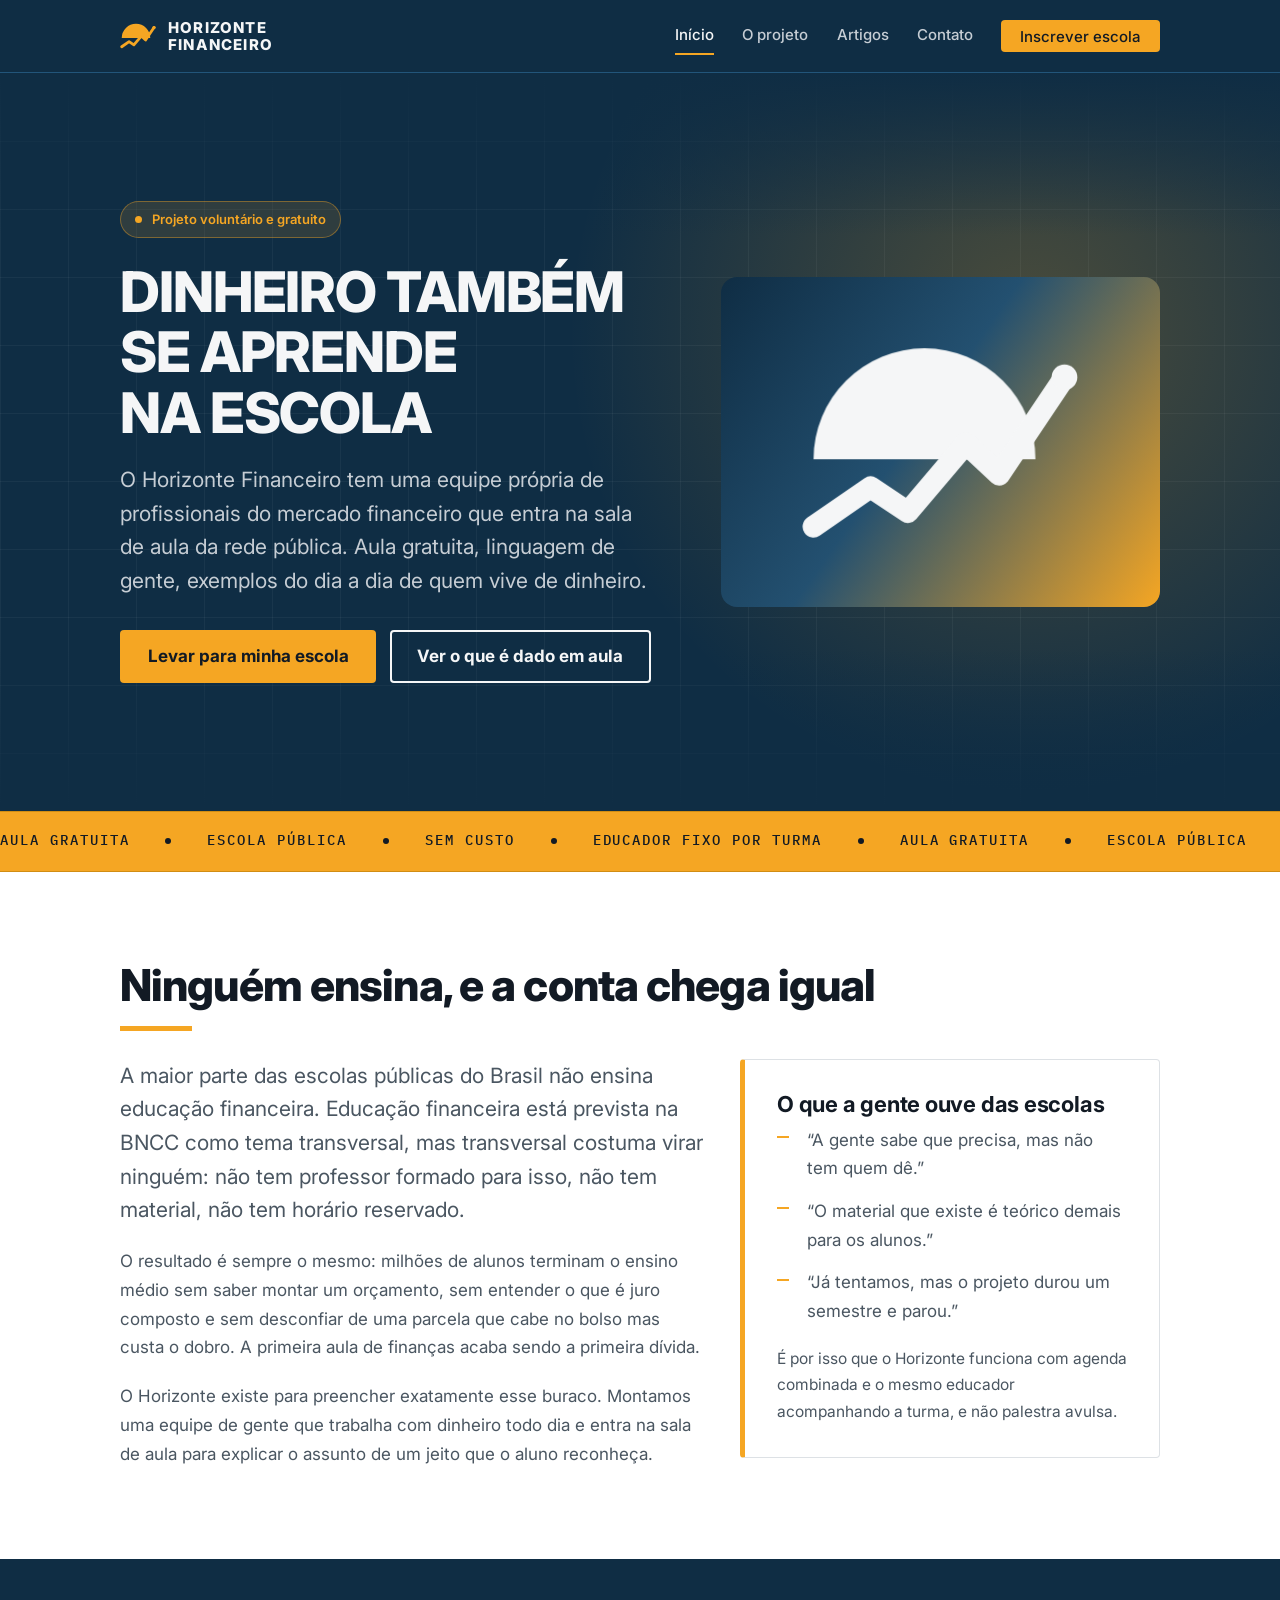
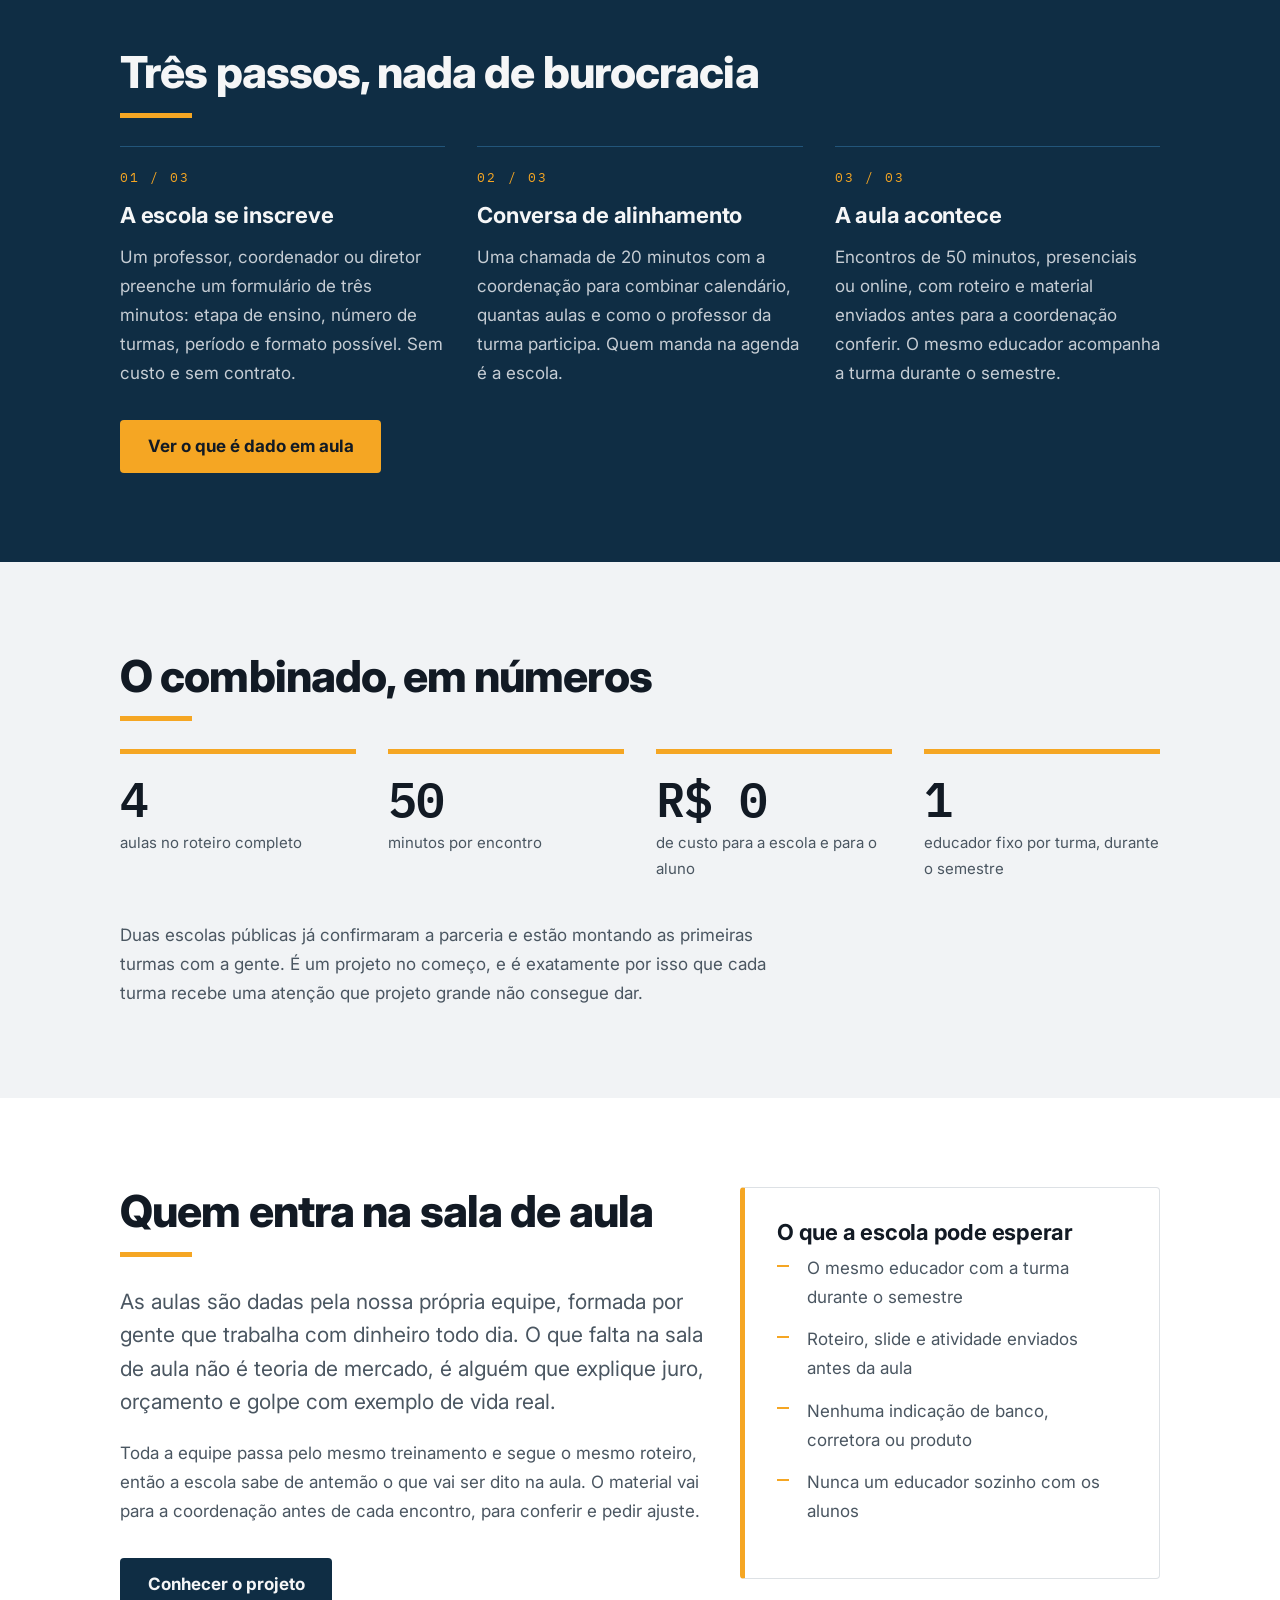
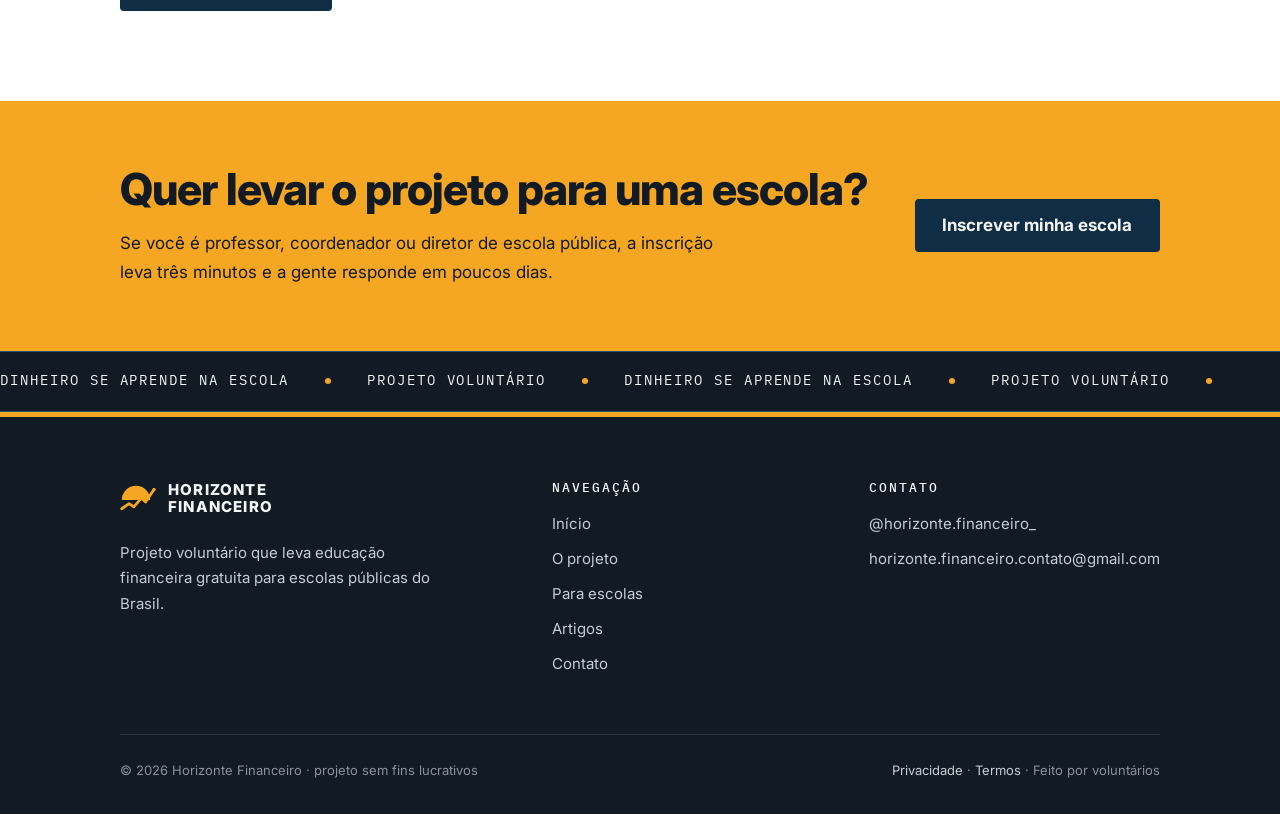
<file: index.html>
<!DOCTYPE html>
<html lang="pt-BR">
<head>
<meta charset="utf-8">
<meta name="viewport" content="width=device-width, initial-scale=1">
<title>Horizonte Financeiro | educação financeira em escolas públicas</title>
<meta name="description" content="Levamos nossa equipe de profissionais do mercado financeiro para dar aulas gratuitas de educação financeira em escolas públicas, com exemplos reais do dia a dia.">
<meta name="theme-color" content="#0f2d44">
<meta name="google-site-verification" content="ewaH2pwloabD-SDi9yI8p1PCHXkTQX7fN0jaArmjpZU">
<link rel="icon" href="favicon.svg" type="image/svg+xml">
<meta property="og:type" content="website">
<meta property="og:title" content="Horizonte Financeiro">
<meta property="og:description" content="Aulas gratuitas de educação financeira em escolas públicas, com nossa equipe de profissionais do mercado.">
<meta property="og:image" content="https://horizontefinanceiro.ong.br/assets/img/og.png">
<meta property="og:locale" content="pt_BR">
<meta property="og:url" content="https://horizontefinanceiro.ong.br/">
<meta property="og:site_name" content="Horizonte Financeiro">
<link rel="canonical" href="https://horizontefinanceiro.ong.br/">
<link rel="preconnect" href="https://fonts.googleapis.com">
<link rel="preconnect" href="https://fonts.gstatic.com" crossorigin>
<link href="https://fonts.googleapis.com/css2?family=IBM+Plex+Mono:wght@400;500&family=Inter:wght@400;500;700;800&display=swap" rel="stylesheet">
<link rel="stylesheet" href="assets/css/style.css">
<script>document.documentElement.className += " js";</script>
</head>
<body>

<a class="skip" href="#conteudo">Pular para o conteúdo</a>

<header class="site-header">
  <div class="wrap">
    <a class="brand" href="index.html">
      <svg class="brand__mark" viewBox="0 0 135 96" aria-hidden="true" focusable="false">
        <path d="M6.5 56.5A53.5 53.5 0 0 1 113.5 56.5Z" fill="currentColor"></path>
        <path d="M6.5 89 34 70 52 82 80 49 96 64 127.5 17" fill="none" stroke="currentColor"
              stroke-width="10.5" stroke-linecap="round" stroke-linejoin="round"></path>
        <circle cx="127.5" cy="17" r="6.2" fill="currentColor"></circle>
      </svg>
      <span class="brand__name">Horizonte<span>Financeiro</span></span>
    </a>

    <button class="nav-toggle" type="button" aria-expanded="false" aria-controls="nav-principal">Menu</button>

    <nav class="nav" id="nav-principal" aria-label="Navegação principal">
      <a href="index.html" aria-current="page">Início</a>
      <a href="sobre.html">O projeto</a>
      <a href="artigos.html">Artigos</a>
      <a href="contato.html">Contato</a>
      <a class="btn btn--gold btn--sm" href="escolas.html">Inscrever escola</a>
    </nav>
  </div>
</header>

<main id="conteudo">

  <!-- Hero -->
  <section class="hero">
    <div class="wrap hero__grid">
      <div>
        <span class="hero__badge">Projeto voluntário e gratuito</span>
        <h1>
          <span class="hero__line"><span>Dinheiro também</span></span>
          <span class="hero__line"><span>se aprende</span></span>
          <span class="hero__line"><span>na escola</span></span>
        </h1>
        <p class="lead measure hero__lead">
          O Horizonte Financeiro tem uma equipe própria de profissionais do mercado
          financeiro que entra na sala de aula da rede pública. Aula gratuita,
          linguagem de gente, exemplos do dia a dia de quem vive de dinheiro.
        </p>
        <div class="btn-row">
          <a class="btn btn--gold" href="escolas.html">Levar para minha escola</a>
          <a class="btn btn--ghost" href="sobre.html">Ver o que é dado em aula</a>
        </div>
      </div>
      <div class="hero__brand" aria-hidden="true">
        <svg viewBox="0 0 135 96" aria-hidden="true" focusable="false">
          <path class="hf-dome" d="M6.5 56.5A53.5 53.5 0 0 1 113.5 56.5Z" fill="currentColor"></path>
          <path class="hf-line" d="M6.5 89 34 70 52 82 80 49 96 64 127.5 17" fill="none" stroke="currentColor"
                stroke-width="10.5" stroke-linecap="round" stroke-linejoin="round"></path>
          <circle class="hf-dot" cx="127.5" cy="17" r="6.2" fill="currentColor"></circle>
        </svg>
      </div>
    </div>
  </section>

  <div class="marquee-band marquee-band--gold">
  <div class="marquee">
    <div class="marquee__run">
      <span class="marquee__item">Aula gratuita</span>
      <span class="marquee__item">Escola pública</span>
      <span class="marquee__item">Sem custo</span>
      <span class="marquee__item">Educador fixo por turma</span>
    </div>
    <div class="marquee__run" aria-hidden="true">
      <span class="marquee__item">Aula gratuita</span>
      <span class="marquee__item">Escola pública</span>
      <span class="marquee__item">Sem custo</span>
      <span class="marquee__item">Educador fixo por turma</span>
    </div>
  </div>
</div>

  <!-- O problema -->
  <section class="section">
    <div class="wrap" data-reveal>
      <h2>Ninguém ensina, e a conta chega igual</h2>
      <hr class="rule">
      <div class="grid grid--sidebar">
        <div>
          <p class="lead">
            A maior parte das escolas públicas do Brasil não ensina educação financeira.
            Educação financeira está prevista na BNCC como tema transversal, mas
            transversal costuma virar ninguém: não tem professor formado para isso,
            não tem material, não tem horário reservado.
          </p>
          <p>
            O resultado é sempre o mesmo: milhões de alunos terminam o ensino médio sem
            saber montar um orçamento, sem entender o que é juro composto e sem
            desconfiar de uma parcela que cabe no bolso mas custa o dobro. A primeira
            aula de finanças acaba sendo a primeira dívida.
          </p>
          <p>
            O Horizonte existe para preencher exatamente esse buraco. Montamos uma
            equipe de gente que trabalha com dinheiro todo dia e entra na sala de
            aula para explicar o assunto de um jeito que o aluno reconheça.
          </p>
        </div>
        <div class="card card--gold">
          <h3>O que a gente ouve das escolas</h3>
          <ul class="list-check">
            <li>“A gente sabe que precisa, mas não tem quem dê.”</li>
            <li>“O material que existe é teórico demais para os alunos.”</li>
            <li>“Já tentamos, mas o projeto durou um semestre e parou.”</li>
          </ul>
          <p>
            É por isso que o Horizonte funciona com agenda combinada e o mesmo
            educador acompanhando a turma, e não palestra avulsa.
          </p>
        </div>
      </div>
    </div>
  </section>

  <!-- Como funciona -->
  <section class="section section--navy">
    <div class="wrap" data-reveal>
      <h2>Três passos, nada de burocracia</h2>
      <hr class="rule">
      <ol class="steps" data-stagger>
        <li>
          <h3>A escola se inscreve</h3>
          <p>
            Um professor, coordenador ou diretor preenche um formulário de três
            minutos: etapa de ensino, número de turmas, período e formato possível.
            Sem custo e sem contrato.
          </p>
        </li>
        <li>
          <h3>Conversa de alinhamento</h3>
          <p>
            Uma chamada de 20 minutos com a coordenação para combinar calendário,
            quantas aulas e como o professor da turma participa. Quem manda na
            agenda é a escola.
          </p>
        </li>
        <li>
          <h3>A aula acontece</h3>
          <p>
            Encontros de 50 minutos, presenciais ou online, com roteiro e material
            enviados antes para a coordenação conferir. O mesmo educador acompanha
            a turma durante o semestre.
          </p>
        </li>
      </ol>
      <div class="btn-row">
        <a class="btn btn--gold" href="sobre.html">Ver o que é dado em aula</a>
      </div>
    </div>
  </section>

  <!-- Números -->
  <section class="section section--soft">
    <div class="wrap" data-reveal>
      <h2>O combinado, em números</h2>
      <hr class="rule">
      <!-- ==========================================================
           Estes quatro números descrevem a PROPOSTA, não resultado.
           São verdade desde o primeiro dia do projeto.

           Quando houver histórico real (aulas dadas, alunos
           alcançados, escolas atendidas), vale trocar por ele: número
           de resultado convence mais que número de oferta. Até então,
           não coloque métrica de resultado aqui. Zero numa seção de
           métricas diz "não saímos do papel", e é a primeira coisa
           que uma coordenadora repara.
           ========================================================== -->
      <div class="grid grid--4" data-stagger>
        <div class="stat">
          <span class="stat__num">4</span>
          <p class="stat__label">aulas no roteiro completo</p>
        </div>
        <div class="stat">
          <span class="stat__num">50</span>
          <p class="stat__label">minutos por encontro</p>
        </div>
        <div class="stat">
          <span class="stat__num">R$ 0</span>
          <p class="stat__label">de custo para a escola e para o aluno</p>
        </div>
        <div class="stat">
          <span class="stat__num">1</span>
          <p class="stat__label">educador fixo por turma, durante o semestre</p>
        </div>
      </div>
      <p style="margin-top:2.5rem;max-width:60ch;">
        Duas escolas públicas já confirmaram a parceria e estão montando as
        primeiras turmas com a gente. É um projeto no começo, e é exatamente por
        isso que cada turma recebe uma atenção que projeto grande não consegue dar.
      </p>
    </div>
  </section>

  <!-- Quem entra na sala -->
  <section class="section">
    <div class="wrap grid grid--sidebar" data-reveal>
      <div>
        <h2>Quem entra na sala de aula</h2>
        <hr class="rule">
        <p class="lead">
          As aulas são dadas pela nossa própria equipe, formada por gente que
          trabalha com dinheiro todo dia. O que falta na sala de aula não é teoria
          de mercado, é alguém que explique juro, orçamento e golpe com exemplo de
          vida real.
        </p>
        <p>
          Toda a equipe passa pelo mesmo treinamento e segue o mesmo roteiro, então
          a escola sabe de antemão o que vai ser dito na aula. O material vai para a
          coordenação antes de cada encontro, para conferir e pedir ajuste.
        </p>
        <div class="btn-row">
          <a class="btn btn--navy" href="sobre.html">Conhecer o projeto</a>
        </div>
      </div>
      <div class="card card--gold">
        <h3>O que a escola pode esperar</h3>
        <ul class="list-check">
          <li>O mesmo educador com a turma durante o semestre</li>
          <li>Roteiro, slide e atividade enviados antes da aula</li>
          <li>Nenhuma indicação de banco, corretora ou produto</li>
          <li>Nunca um educador sozinho com os alunos</li>
        </ul>
      </div>
    </div>
  </section>

  <!-- Faixa de chamada -->
  <section class="cta-band">
    <div class="wrap cta-band__inner" data-reveal>
      <div>
        <h2>Quer levar o projeto para uma escola?</h2>
        <p>
          Se você é professor, coordenador ou diretor de escola pública, a inscrição
          leva três minutos e a gente responde em poucos dias.
        </p>
      </div>
      <a class="btn btn--navy" href="escolas.html">Inscrever minha escola</a>
    </div>
  </section>

</main>

<div class="marquee-band">
  <div class="marquee">
    <div class="marquee__run">
      <span class="marquee__item">Dinheiro se aprende na escola</span>
      <span class="marquee__item">Projeto voluntário</span>
    </div>
    <div class="marquee__run" aria-hidden="true">
      <span class="marquee__item">Dinheiro se aprende na escola</span>
      <span class="marquee__item">Projeto voluntário</span>
    </div>
  </div>
</div>

<footer class="site-footer">
  <div class="wrap">
    <div class="footer__grid">
      <div>
        <a class="brand" href="index.html">
          <svg class="brand__mark" viewBox="0 0 135 96" aria-hidden="true" focusable="false">
            <path d="M6.5 56.5A53.5 53.5 0 0 1 113.5 56.5Z" fill="currentColor"></path>
            <path d="M6.5 89 34 70 52 82 80 49 96 64 127.5 17" fill="none" stroke="currentColor"
                  stroke-width="10.5" stroke-linecap="round" stroke-linejoin="round"></path>
            <circle cx="127.5" cy="17" r="6.2" fill="currentColor"></circle>
          </svg>
          <span class="brand__name">Horizonte<span>Financeiro</span></span>
        </a>
        <p style="margin-top:1.25rem;max-width:36ch;font-size:0.9375rem;">
          Projeto voluntário que leva educação financeira gratuita para escolas
          públicas do Brasil.
        </p>
      </div>
      <div>
        <h2>Navegação</h2>
        <ul>
          <li><a href="index.html">Início</a></li>
          <li><a href="sobre.html">O projeto</a></li>
          <li><a href="escolas.html">Para escolas</a></li>
          <li><a href="artigos.html">Artigos</a></li>
          <li><a href="contato.html">Contato</a></li>
        </ul>
      </div>
      <div>
        <h2>Contato</h2>
        <ul>
          <li><a href="https://instagram.com/horizonte.financeiro_" data-hf-instagram>@horizonte.financeiro_</a></li>
          <li><a href="#" data-hf-email="texto">horizonte.financeiro.contato@gmail.com</a></li>
        </ul>
      </div>
    </div>
    <div class="footer__bottom">
      <span>© 2026 Horizonte Financeiro · projeto sem fins lucrativos</span>
      <span>
        <a href="privacidade.html">Privacidade</a> ·
        <a href="termos.html">Termos</a> ·
        Feito por voluntários
      </span>
    </div>
  </div>
</footer>

<script src="assets/js/config.js"></script>
<script src="assets/js/site.js"></script>
</body>
</html>
</file>
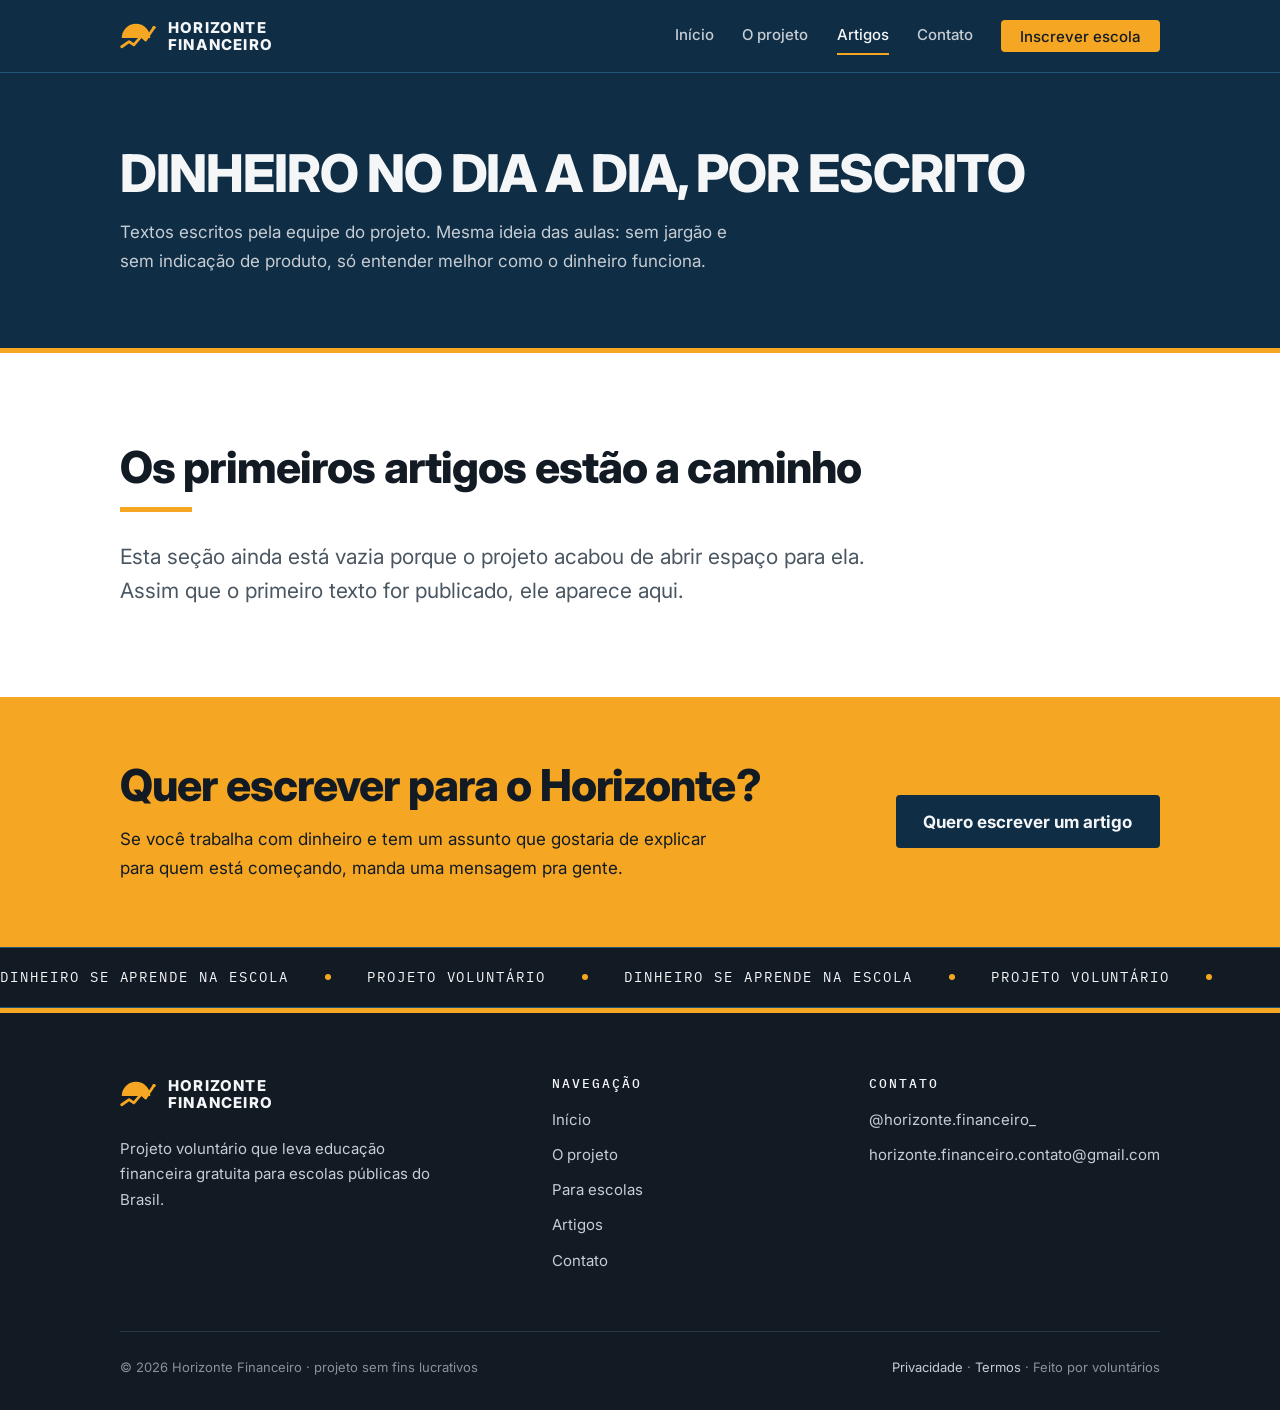
<file: artigos.html>
<!DOCTYPE html>
<html lang="pt-BR">
<head>
<meta charset="utf-8">
<meta name="viewport" content="width=device-width, initial-scale=1">
<title>Artigos | Horizonte Financeiro</title>
<meta name="description" content="Textos sobre dinheiro no dia a dia, escritos pela equipe do Horizonte Financeiro. Sem jargão, sem indicação de produto.">
<meta name="theme-color" content="#0f2d44">
<meta name="google-site-verification" content="ewaH2pwloabD-SDi9yI8p1PCHXkTQX7fN0jaArmjpZU">
<link rel="icon" href="favicon.svg" type="image/svg+xml">
<meta property="og:type" content="website">
<meta property="og:title" content="Artigos | Horizonte Financeiro">
<meta property="og:description" content="Textos sobre dinheiro no dia a dia, escritos pela equipe do Horizonte Financeiro.">
<meta property="og:image" content="https://horizontefinanceiro.ong.br/assets/img/og.png">
<meta property="og:locale" content="pt_BR">
<meta property="og:url" content="https://horizontefinanceiro.ong.br/artigos.html">
<meta property="og:site_name" content="Horizonte Financeiro">
<link rel="canonical" href="https://horizontefinanceiro.ong.br/artigos.html">
<link rel="preconnect" href="https://fonts.googleapis.com">
<link rel="preconnect" href="https://fonts.gstatic.com" crossorigin>
<link href="https://fonts.googleapis.com/css2?family=IBM+Plex+Mono:wght@400;500&family=Inter:wght@400;500;700;800&display=swap" rel="stylesheet">
<link rel="stylesheet" href="assets/css/style.css">
<script>document.documentElement.className += " js";</script>
</head>
<body>

<a class="skip" href="#conteudo">Pular para o conteúdo</a>

<header class="site-header">
  <div class="wrap">
    <a class="brand" href="index.html">
      <svg class="brand__mark" viewBox="0 0 135 96" aria-hidden="true" focusable="false">
        <path d="M6.5 56.5A53.5 53.5 0 0 1 113.5 56.5Z" fill="currentColor"></path>
        <path d="M6.5 89 34 70 52 82 80 49 96 64 127.5 17" fill="none" stroke="currentColor"
              stroke-width="10.5" stroke-linecap="round" stroke-linejoin="round"></path>
        <circle cx="127.5" cy="17" r="6.2" fill="currentColor"></circle>
      </svg>
      <span class="brand__name">Horizonte<span>Financeiro</span></span>
    </a>

    <button class="nav-toggle" type="button" aria-expanded="false" aria-controls="nav-principal">Menu</button>

    <nav class="nav" id="nav-principal" aria-label="Navegação principal">
      <a href="index.html">Início</a>
      <a href="sobre.html">O projeto</a>
      <a href="artigos.html" aria-current="page">Artigos</a>
      <a href="contato.html">Contato</a>
      <a class="btn btn--gold btn--sm" href="escolas.html">Inscrever escola</a>
    </nav>
  </div>
</header>

<main id="conteudo">

  <div class="page-head">
    <div class="wrap">
      <h1>Dinheiro no dia a dia, por escrito</h1>
      <p>
        Textos escritos pela equipe do projeto. Mesma ideia das aulas: sem jargão
        e sem indicação de produto, só entender melhor como o dinheiro funciona.
      </p>
    </div>
  </div>

  <section class="section">
    <div class="wrap" data-reveal>
      <h2>Os primeiros artigos estão a caminho</h2>
      <hr class="rule">
      <p class="lead measure">
        Esta seção ainda está vazia porque o projeto acabou de abrir espaço para
        ela. Assim que o primeiro texto for publicado, ele aparece aqui.
      </p>

      <!-- ==========================================================
           Quando o primeiro artigo for publicado, troque o <p class="lead">
           acima por um grid de cards, um por artigo, seguindo este modelo:

           <div class="grid grid--3" data-stagger>
             <a class="card" href="artigos/nome-do-artigo.html">
               <span class="meta">22 ago 2026 · por Nome do Autor</span>
               <h3>Título do artigo</h3>
               <p>Resumo de uma ou duas linhas do que o texto aborda.</p>
             </a>
           </div>

           O passo a passo completo de como criar o arquivo do artigo, incluindo
           o aviso de que o conteúdo é educacional e não recomendação de
           investimento, está no README.md, seção "Publicar um artigo novo".
           ========================================================== -->
    </div>
  </section>

  <section class="cta-band">
    <div class="wrap cta-band__inner" data-reveal>
      <div>
        <h2>Quer escrever para o Horizonte?</h2>
        <p>
          Se você trabalha com dinheiro e tem um assunto que gostaria de
          explicar para quem está começando, manda uma mensagem pra gente.
        </p>
      </div>
      <a class="btn btn--navy" href="contato.html">Quero escrever um artigo</a>
    </div>
  </section>

</main>

<div class="marquee-band">
  <div class="marquee">
    <div class="marquee__run">
      <span class="marquee__item">Dinheiro se aprende na escola</span>
      <span class="marquee__item">Projeto voluntário</span>
    </div>
    <div class="marquee__run" aria-hidden="true">
      <span class="marquee__item">Dinheiro se aprende na escola</span>
      <span class="marquee__item">Projeto voluntário</span>
    </div>
  </div>
</div>

<footer class="site-footer">
  <div class="wrap">
    <div class="footer__grid">
      <div>
        <a class="brand" href="index.html">
          <svg class="brand__mark" viewBox="0 0 135 96" aria-hidden="true" focusable="false">
            <path d="M6.5 56.5A53.5 53.5 0 0 1 113.5 56.5Z" fill="currentColor"></path>
            <path d="M6.5 89 34 70 52 82 80 49 96 64 127.5 17" fill="none" stroke="currentColor"
                  stroke-width="10.5" stroke-linecap="round" stroke-linejoin="round"></path>
            <circle cx="127.5" cy="17" r="6.2" fill="currentColor"></circle>
          </svg>
          <span class="brand__name">Horizonte<span>Financeiro</span></span>
        </a>
        <p style="margin-top:1.25rem;max-width:36ch;font-size:0.9375rem;">
          Projeto voluntário que leva educação financeira gratuita para escolas
          públicas do Brasil.
        </p>
      </div>
      <div>
        <h2>Navegação</h2>
        <ul>
          <li><a href="index.html">Início</a></li>
          <li><a href="sobre.html">O projeto</a></li>
          <li><a href="escolas.html">Para escolas</a></li>
          <li><a href="artigos.html">Artigos</a></li>
          <li><a href="contato.html">Contato</a></li>
        </ul>
      </div>
      <div>
        <h2>Contato</h2>
        <ul>
          <li><a href="https://instagram.com/horizonte.financeiro_" data-hf-instagram>@horizonte.financeiro_</a></li>
          <li><a href="#" data-hf-email="texto">horizonte.financeiro.contato@gmail.com</a></li>
        </ul>
      </div>
    </div>
    <div class="footer__bottom">
      <span>© 2026 Horizonte Financeiro · projeto sem fins lucrativos</span>
      <span>
        <a href="privacidade.html">Privacidade</a> ·
        <a href="termos.html">Termos</a> ·
        Feito por voluntários
      </span>
    </div>
  </div>
</footer>

<script src="assets/js/config.js"></script>
<script src="assets/js/site.js"></script>
</body>
</html>
</file>
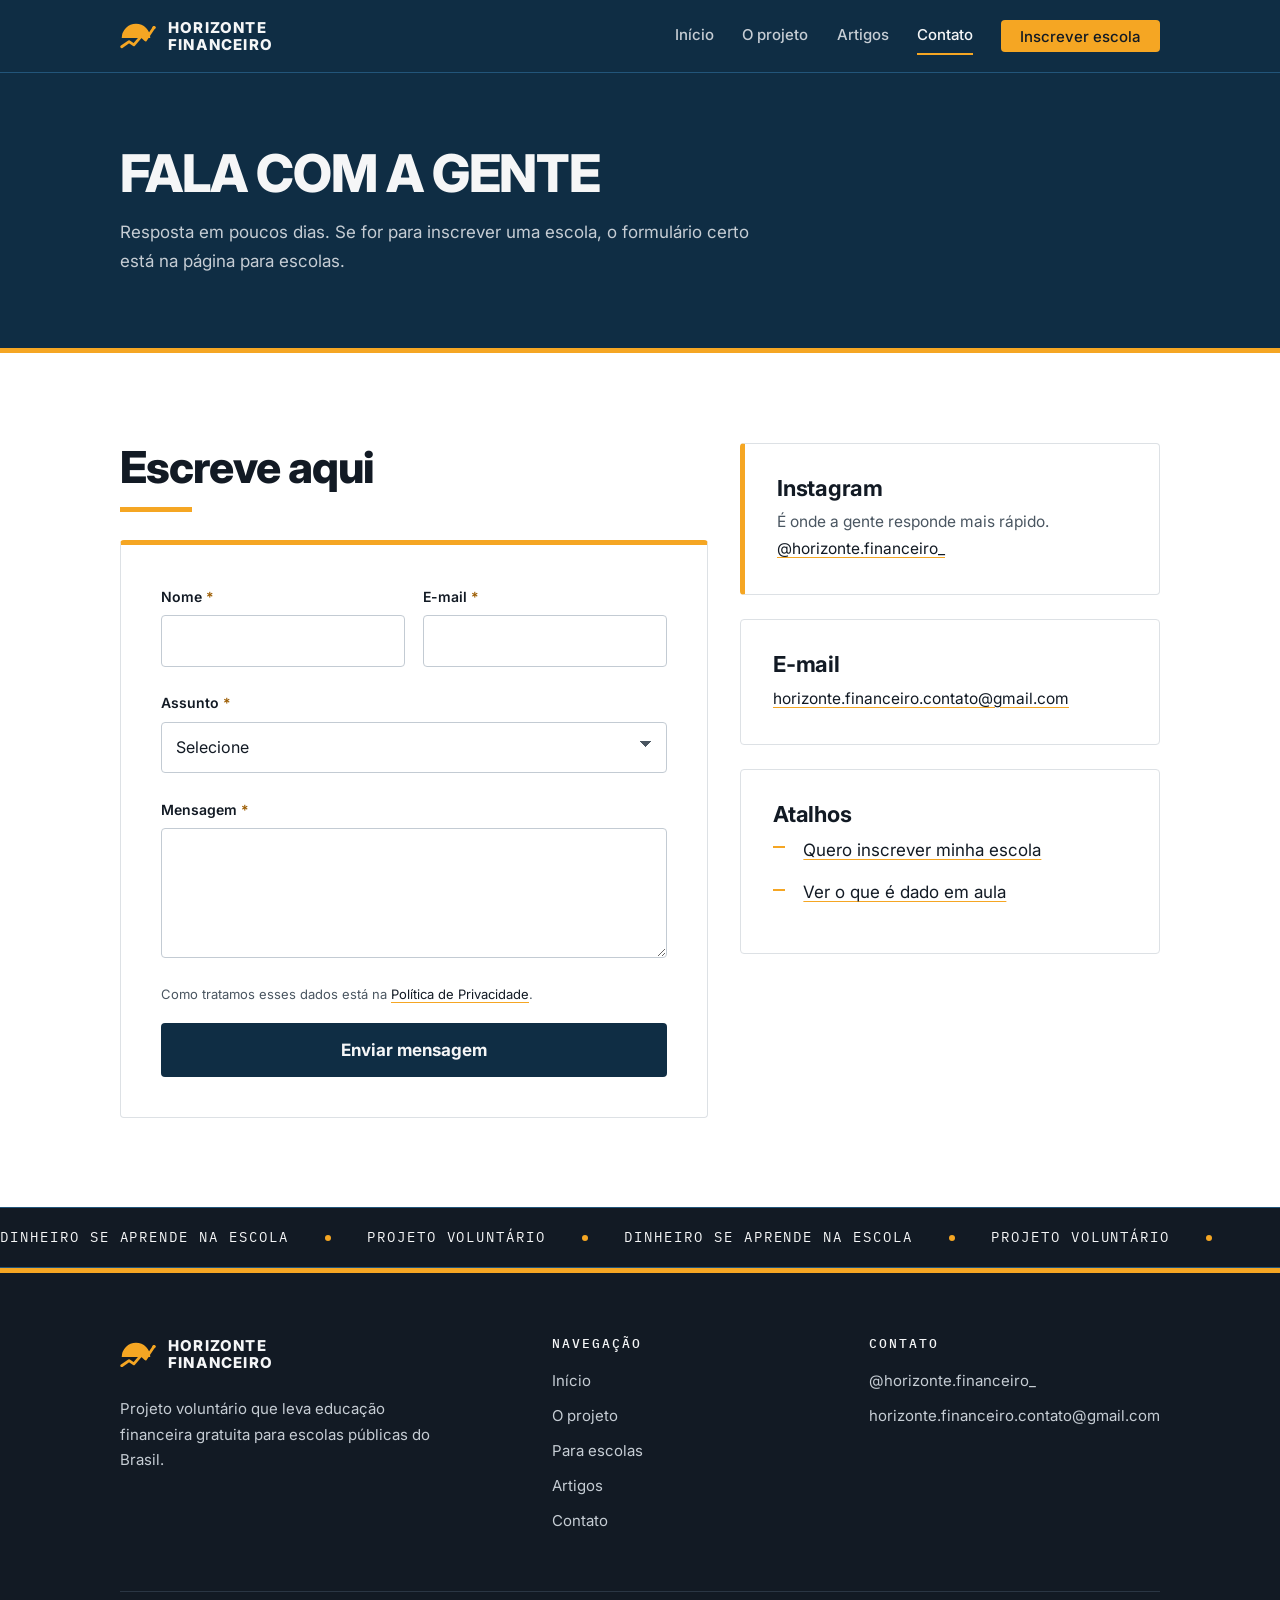
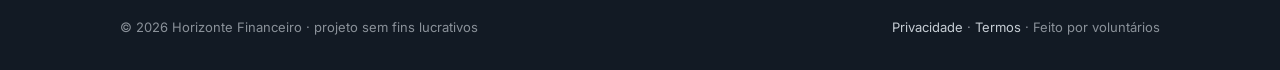
<file: contato.html>
<!DOCTYPE html>
<html lang="pt-BR">
<head>
<meta charset="utf-8">
<meta name="viewport" content="width=device-width, initial-scale=1">
<title>Contato | Horizonte Financeiro</title>
<meta name="description" content="Fale com o Horizonte Financeiro: dúvidas, parcerias, imprensa ou apoio ao projeto.">
<meta name="theme-color" content="#0f2d44">
<meta name="google-site-verification" content="ewaH2pwloabD-SDi9yI8p1PCHXkTQX7fN0jaArmjpZU">
<link rel="icon" href="favicon.svg" type="image/svg+xml">
<meta property="og:type" content="website">
<meta property="og:title" content="Contato | Horizonte Financeiro">
<meta property="og:description" content="Fale com o Horizonte Financeiro: dúvidas, parcerias, imprensa ou apoio ao projeto.">
<meta property="og:image" content="https://horizontefinanceiro.ong.br/assets/img/og.png">
<meta property="og:locale" content="pt_BR">
<meta property="og:url" content="https://horizontefinanceiro.ong.br/contato.html">
<meta property="og:site_name" content="Horizonte Financeiro">
<link rel="canonical" href="https://horizontefinanceiro.ong.br/contato.html">
<link rel="preconnect" href="https://fonts.googleapis.com">
<link rel="preconnect" href="https://fonts.gstatic.com" crossorigin>
<link href="https://fonts.googleapis.com/css2?family=IBM+Plex+Mono:wght@400;500&family=Inter:wght@400;500;700;800&display=swap" rel="stylesheet">
<link rel="stylesheet" href="assets/css/style.css">
<script>document.documentElement.className += " js";</script>
</head>
<body>

<a class="skip" href="#conteudo">Pular para o conteúdo</a>

<header class="site-header">
  <div class="wrap">
    <a class="brand" href="index.html">
      <svg class="brand__mark" viewBox="0 0 135 96" aria-hidden="true" focusable="false">
        <path d="M6.5 56.5A53.5 53.5 0 0 1 113.5 56.5Z" fill="currentColor"></path>
        <path d="M6.5 89 34 70 52 82 80 49 96 64 127.5 17" fill="none" stroke="currentColor"
              stroke-width="10.5" stroke-linecap="round" stroke-linejoin="round"></path>
        <circle cx="127.5" cy="17" r="6.2" fill="currentColor"></circle>
      </svg>
      <span class="brand__name">Horizonte<span>Financeiro</span></span>
    </a>

    <button class="nav-toggle" type="button" aria-expanded="false" aria-controls="nav-principal">Menu</button>

    <nav class="nav" id="nav-principal" aria-label="Navegação principal">
      <a href="index.html">Início</a>
      <a href="sobre.html">O projeto</a>
      <a href="artigos.html">Artigos</a>
      <a href="contato.html" aria-current="page">Contato</a>
      <a class="btn btn--gold btn--sm" href="escolas.html">Inscrever escola</a>
    </nav>
  </div>
</header>

<main id="conteudo">

  <div class="page-head">
    <div class="wrap">
      <h1>Fala com a gente</h1>
      <p>
        Resposta em poucos dias. Se for para inscrever uma escola, o formulário
        certo está na página para escolas.
      </p>
    </div>
  </div>

  <section class="section">
    <div class="wrap grid grid--sidebar" data-reveal>

      <div>
        <h2>Escreve aqui</h2>
        <hr class="rule">

        <form class="form-shell" data-tabela="hf_mensagens"
              data-sucesso="Mensagem recebida. A gente responde em poucos dias.">

          <div class="form-grid">

            <div class="field">
              <label for="c-nome">Nome <span class="req">*</span></label>
              <input id="c-nome" name="nome" type="text" required autocomplete="name" maxlength="120">
              <p class="field__error" aria-live="polite"></p>
            </div>

            <div class="field">
              <label for="c-email">E-mail <span class="req">*</span></label>
              <input id="c-email" name="email" type="email" required autocomplete="email" maxlength="160">
              <p class="field__error" aria-live="polite"></p>
            </div>

            <div class="field field--full">
              <label for="c-assunto">Assunto <span class="req">*</span></label>
              <select id="c-assunto" name="assunto" required>
                <option value="">Selecione</option>
                <option>Dúvida sobre o projeto</option>
                <option>Sou de uma escola</option>
                <option>Parceria ou apoio</option>
                <option>Imprensa</option>
                <option>Outro</option>
              </select>
              <p class="field__error" aria-live="polite"></p>
            </div>

            <div class="field field--full">
              <label for="c-mensagem">Mensagem <span class="req">*</span></label>
              <textarea id="c-mensagem" name="mensagem" required maxlength="3000"></textarea>
              <p class="field__error" aria-live="polite"></p>
            </div>

            <div class="honeypot" aria-hidden="true">
              <label for="c-gotcha">Não preencha</label>
              <input id="c-gotcha" name="_gotcha" type="text" tabindex="-1" autocomplete="off">
            </div>

            <div class="field field--full">
              <p class="hint">
                Como tratamos esses dados está na
                <a href="privacidade.html">Política de Privacidade</a>.
              </p>
            </div>

            <div class="field field--full">
              <button class="btn btn--navy btn--block" type="submit">Enviar mensagem</button>
            </div>

          </div>

          <p class="form-status" aria-live="polite"></p>
        </form>
      </div>

      <aside>
        <div class="card card--gold">
          <h3>Instagram</h3>
          <p>
            É onde a gente responde mais rápido.
            <a href="https://instagram.com/horizonte.financeiro_" data-hf-instagram>@horizonte.financeiro_</a>
          </p>
        </div>

        <div class="card" style="margin-top:1.5rem;">
          <h3>E-mail</h3>
          <p><a href="#" data-hf-email="texto">horizonte.financeiro.contato@gmail.com</a></p>
        </div>

        <div class="card" style="margin-top:1.5rem;">
          <h3>Atalhos</h3>
          <ul class="list-check" style="margin-bottom:0;">
            <li><a href="escolas.html">Quero inscrever minha escola</a></li>
            <li><a href="sobre.html">Ver o que é dado em aula</a></li>
          </ul>
        </div>
      </aside>

    </div>
  </section>

</main>

<div class="marquee-band">
  <div class="marquee">
    <div class="marquee__run">
      <span class="marquee__item">Dinheiro se aprende na escola</span>
      <span class="marquee__item">Projeto voluntário</span>
    </div>
    <div class="marquee__run" aria-hidden="true">
      <span class="marquee__item">Dinheiro se aprende na escola</span>
      <span class="marquee__item">Projeto voluntário</span>
    </div>
  </div>
</div>

<footer class="site-footer">
  <div class="wrap">
    <div class="footer__grid">
      <div>
        <a class="brand" href="index.html">
          <svg class="brand__mark" viewBox="0 0 135 96" aria-hidden="true" focusable="false">
            <path d="M6.5 56.5A53.5 53.5 0 0 1 113.5 56.5Z" fill="currentColor"></path>
            <path d="M6.5 89 34 70 52 82 80 49 96 64 127.5 17" fill="none" stroke="currentColor"
                  stroke-width="10.5" stroke-linecap="round" stroke-linejoin="round"></path>
            <circle cx="127.5" cy="17" r="6.2" fill="currentColor"></circle>
          </svg>
          <span class="brand__name">Horizonte<span>Financeiro</span></span>
        </a>
        <p style="margin-top:1.25rem;max-width:36ch;font-size:0.9375rem;">
          Projeto voluntário que leva educação financeira gratuita para escolas
          públicas do Brasil.
        </p>
      </div>
      <div>
        <h2>Navegação</h2>
        <ul>
          <li><a href="index.html">Início</a></li>
          <li><a href="sobre.html">O projeto</a></li>
          <li><a href="escolas.html">Para escolas</a></li>
          <li><a href="artigos.html">Artigos</a></li>
          <li><a href="contato.html">Contato</a></li>
        </ul>
      </div>
      <div>
        <h2>Contato</h2>
        <ul>
          <li><a href="https://instagram.com/horizonte.financeiro_" data-hf-instagram>@horizonte.financeiro_</a></li>
          <li><a href="#" data-hf-email="texto">horizonte.financeiro.contato@gmail.com</a></li>
        </ul>
      </div>
    </div>
    <div class="footer__bottom">
      <span>© 2026 Horizonte Financeiro · projeto sem fins lucrativos</span>
      <span>
        <a href="privacidade.html">Privacidade</a> ·
        <a href="termos.html">Termos</a> ·
        Feito por voluntários
      </span>
    </div>
  </div>
</footer>

<script src="assets/js/config.js"></script>
<script src="assets/js/site.js"></script>
</body>
</html>
</file>
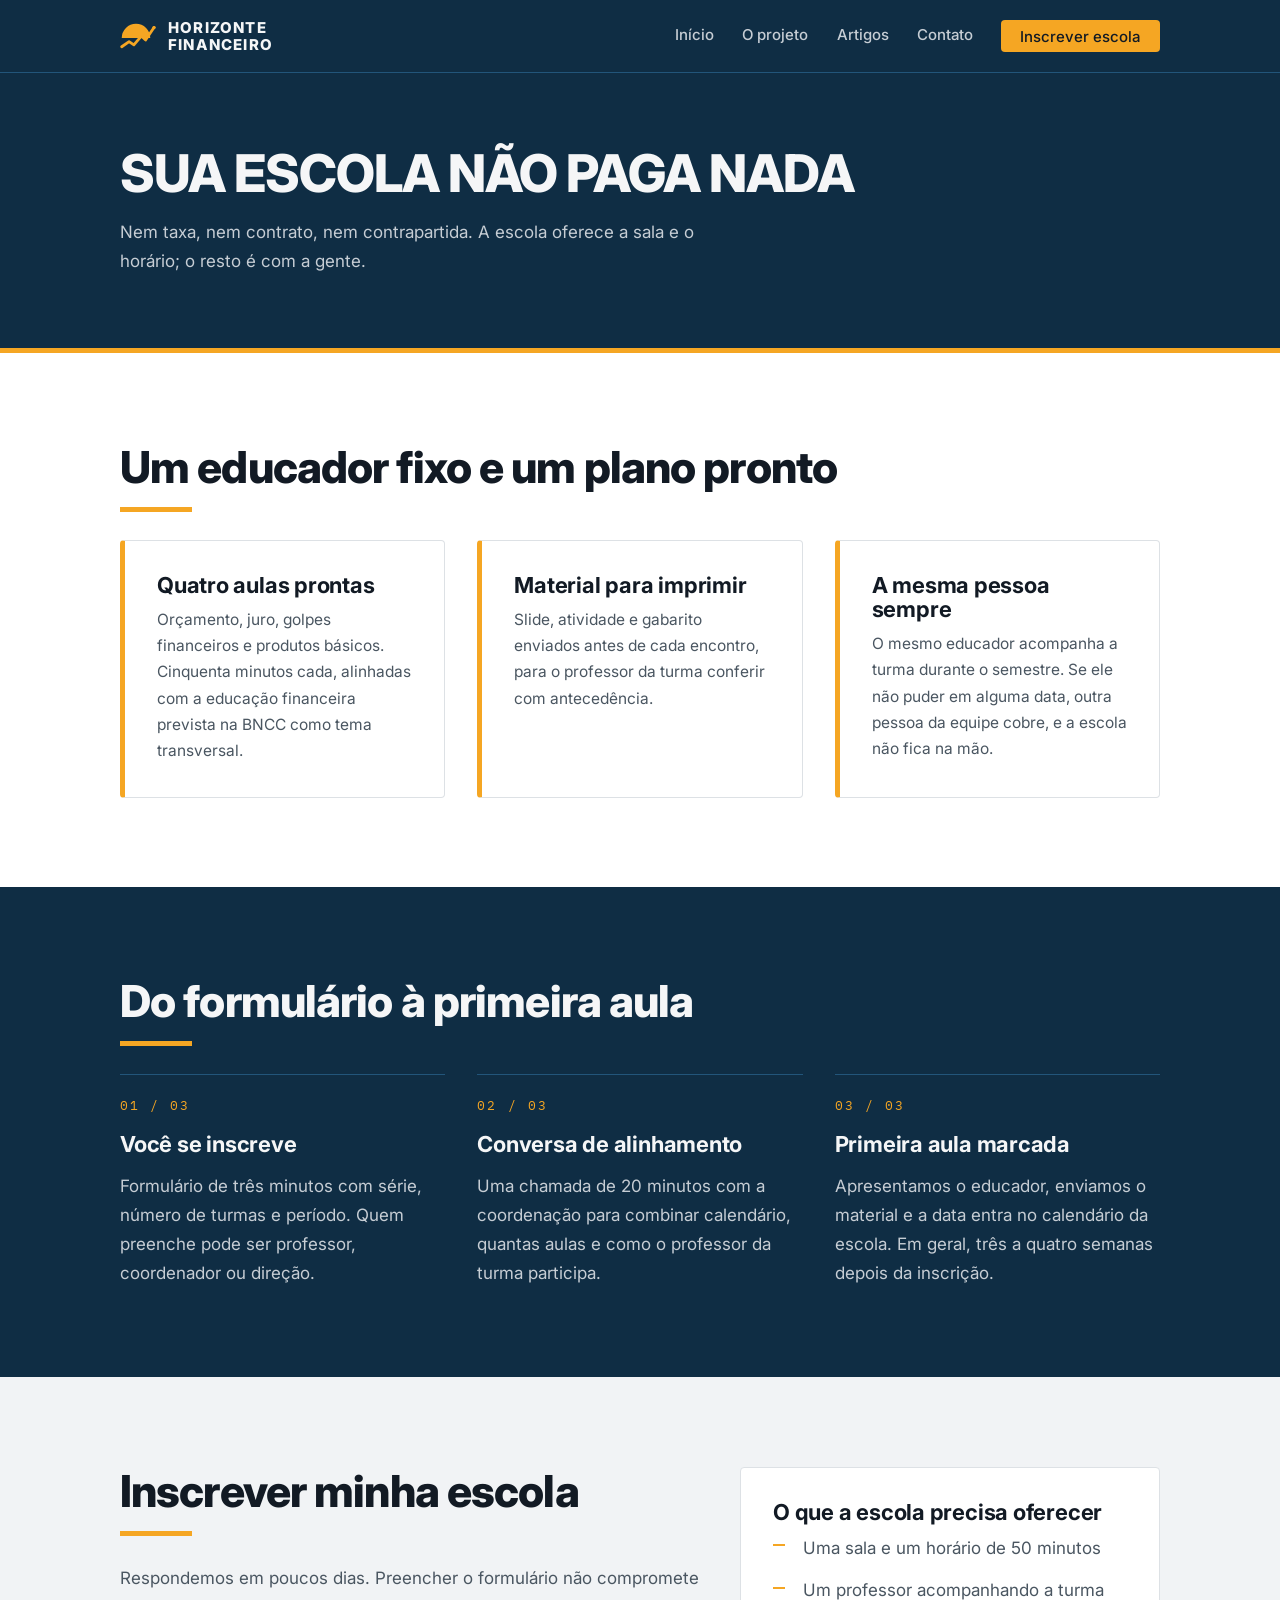
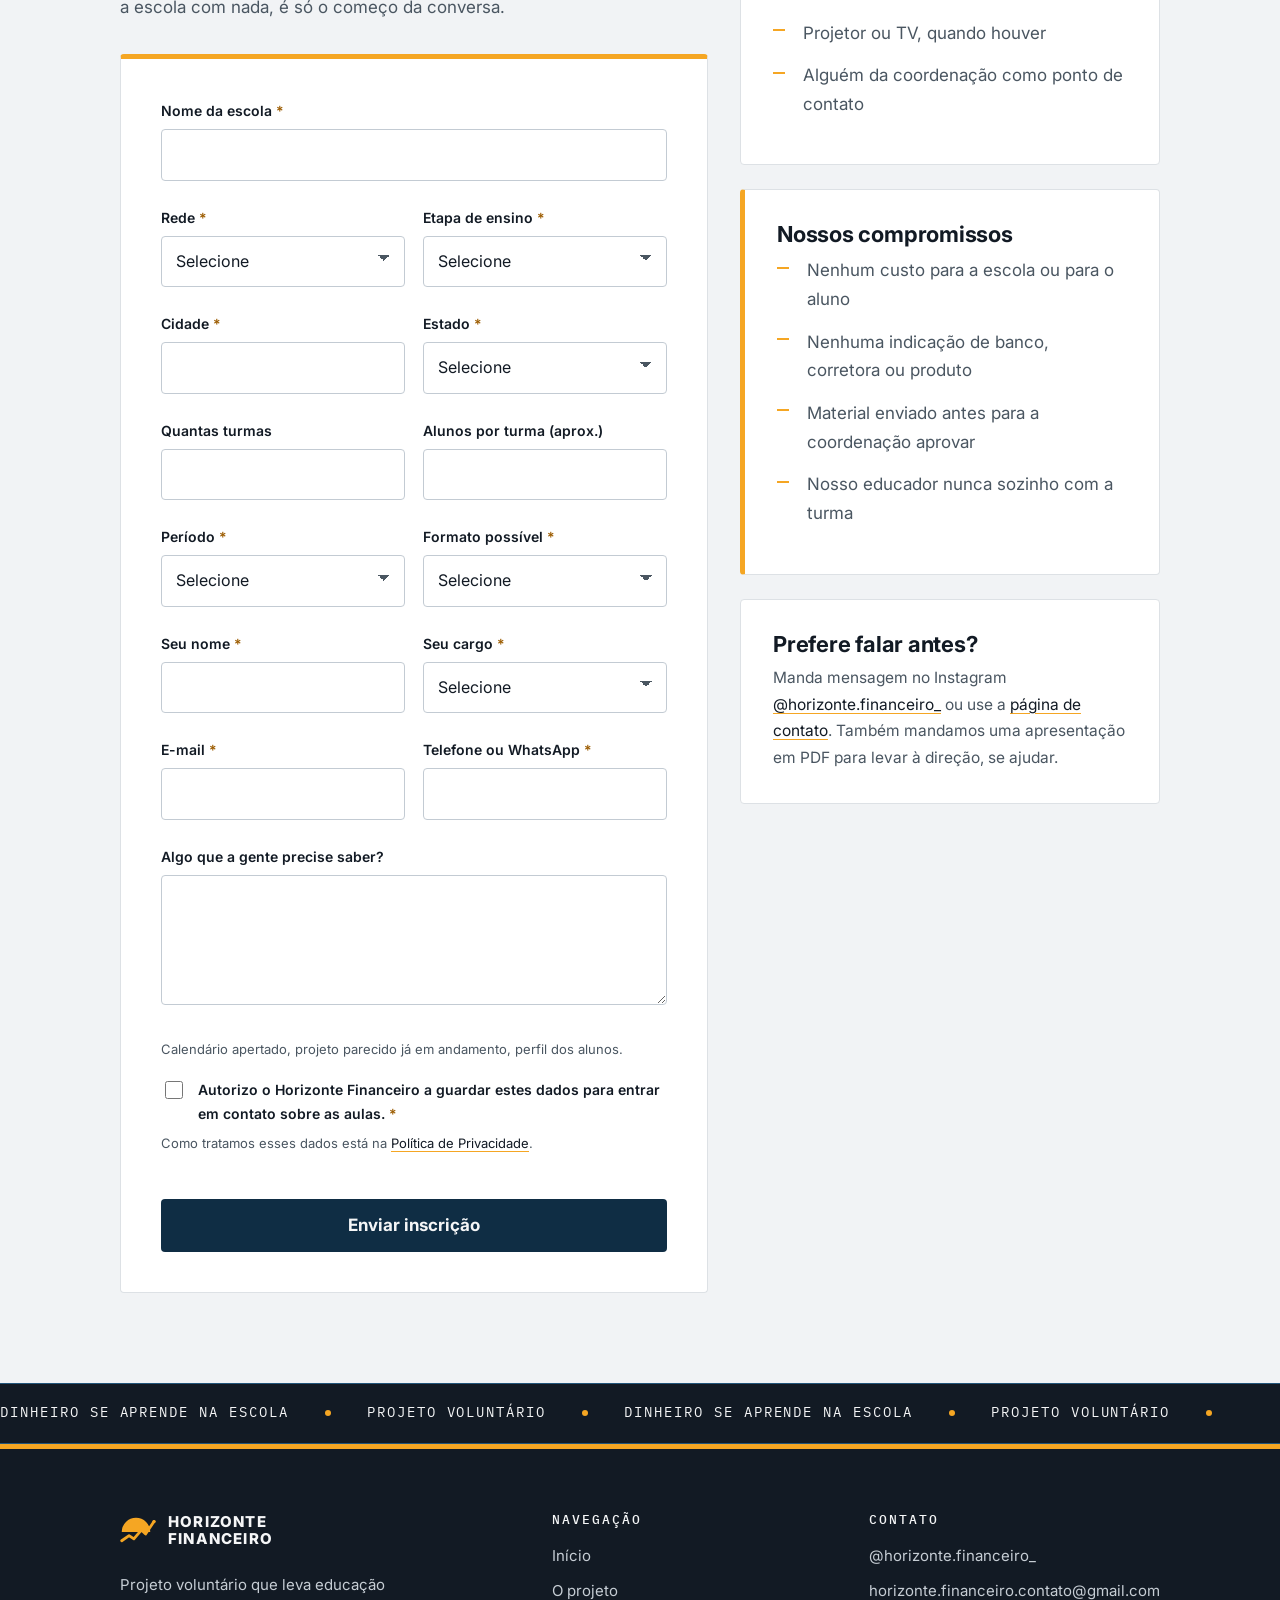
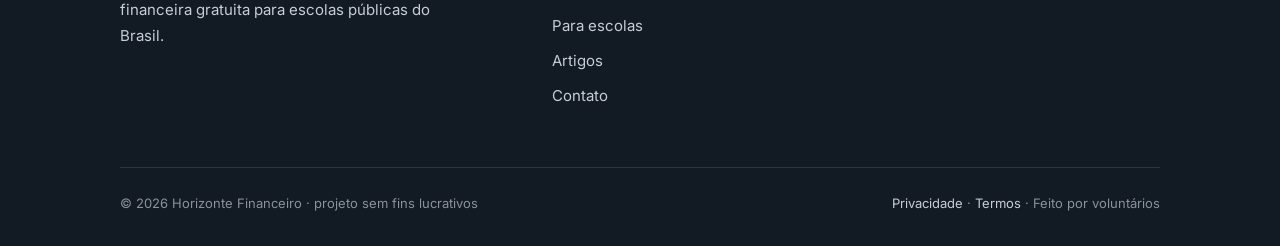
<file: escolas.html>
<!DOCTYPE html>
<html lang="pt-BR">
<head>
<meta charset="utf-8">
<meta name="viewport" content="width=device-width, initial-scale=1">
<title>Para escolas | Horizonte Financeiro</title>
<meta name="description" content="Aulas gratuitas de educação financeira na sua escola pública, com nossa equipe de profissionais do mercado financeiro. Sem custo e sem contrato.">
<meta name="theme-color" content="#0f2d44">
<meta name="google-site-verification" content="ewaH2pwloabD-SDi9yI8p1PCHXkTQX7fN0jaArmjpZU">
<link rel="icon" href="favicon.svg" type="image/svg+xml">
<meta property="og:type" content="website">
<meta property="og:title" content="Para escolas | Horizonte Financeiro">
<meta property="og:description" content="Aulas gratuitas de educação financeira na sua escola pública. Sem custo e sem contrato.">
<meta property="og:image" content="https://horizontefinanceiro.ong.br/assets/img/og.png">
<meta property="og:locale" content="pt_BR">
<meta property="og:url" content="https://horizontefinanceiro.ong.br/escolas.html">
<meta property="og:site_name" content="Horizonte Financeiro">
<link rel="canonical" href="https://horizontefinanceiro.ong.br/escolas.html">
<link rel="preconnect" href="https://fonts.googleapis.com">
<link rel="preconnect" href="https://fonts.gstatic.com" crossorigin>
<link href="https://fonts.googleapis.com/css2?family=IBM+Plex+Mono:wght@400;500&family=Inter:wght@400;500;700;800&display=swap" rel="stylesheet">
<link rel="stylesheet" href="assets/css/style.css">
<script>document.documentElement.className += " js";</script>
</head>
<body>

<a class="skip" href="#conteudo">Pular para o conteúdo</a>

<header class="site-header">
  <div class="wrap">
    <a class="brand" href="index.html">
      <svg class="brand__mark" viewBox="0 0 135 96" aria-hidden="true" focusable="false">
        <path d="M6.5 56.5A53.5 53.5 0 0 1 113.5 56.5Z" fill="currentColor"></path>
        <path d="M6.5 89 34 70 52 82 80 49 96 64 127.5 17" fill="none" stroke="currentColor"
              stroke-width="10.5" stroke-linecap="round" stroke-linejoin="round"></path>
        <circle cx="127.5" cy="17" r="6.2" fill="currentColor"></circle>
      </svg>
      <span class="brand__name">Horizonte<span>Financeiro</span></span>
    </a>

    <button class="nav-toggle" type="button" aria-expanded="false" aria-controls="nav-principal">Menu</button>

    <nav class="nav" id="nav-principal" aria-label="Navegação principal">
      <a href="index.html">Início</a>
      <a href="sobre.html">O projeto</a>
      <a href="artigos.html">Artigos</a>
      <a href="contato.html">Contato</a>
      <a class="btn btn--gold btn--sm" href="escolas.html" aria-current="page">Inscrever escola</a>
    </nav>
  </div>
</header>

<main id="conteudo">

  <div class="page-head">
    <div class="wrap">
      <h1>Sua escola não paga nada</h1>
      <p>
        Nem taxa, nem contrato, nem contrapartida. A escola oferece a sala e o
        horário; o resto é com a gente.
      </p>
    </div>
  </div>

  <section class="section">
    <div class="wrap" data-reveal>
      <h2>Um educador fixo e um plano pronto</h2>
      <hr class="rule">
      <div class="grid grid--3" data-stagger>
        <div class="card card--gold">
          <h3>Quatro aulas prontas</h3>
          <p>
            Orçamento, juro, golpes financeiros e produtos básicos. Cinquenta minutos
            cada, alinhadas com a educação financeira prevista na BNCC como tema
            transversal.
          </p>
        </div>
        <div class="card card--gold">
          <h3>Material para imprimir</h3>
          <p>
            Slide, atividade e gabarito enviados antes de cada encontro, para o
            professor da turma conferir com antecedência.
          </p>
        </div>
        <div class="card card--gold">
          <h3>A mesma pessoa sempre</h3>
          <p>
            O mesmo educador acompanha a turma durante o semestre. Se ele não puder
            em alguma data, outra pessoa da equipe cobre, e a escola não fica na mão.
          </p>
        </div>
      </div>
    </div>
  </section>

  <section class="section section--navy">
    <div class="wrap" data-reveal>
      <h2>Do formulário à primeira aula</h2>
      <hr class="rule">
      <ol class="steps" data-stagger>
        <li>
          <h3>Você se inscreve</h3>
          <p>
            Formulário de três minutos com série, número de turmas e período. Quem
            preenche pode ser professor, coordenador ou direção.
          </p>
        </li>
        <li>
          <h3>Conversa de alinhamento</h3>
          <p>
            Uma chamada de 20 minutos com a coordenação para combinar calendário,
            quantas aulas e como o professor da turma participa.
          </p>
        </li>
        <li>
          <h3>Primeira aula marcada</h3>
          <p>
            Apresentamos o educador, enviamos o material e a data entra no
            calendário da escola. Em geral, três a quatro semanas depois da inscrição.
          </p>
        </li>
      </ol>
    </div>
  </section>

  <section class="section section--soft">
    <div class="wrap grid grid--sidebar" data-reveal>

      <div>
        <h2>Inscrever minha escola</h2>
        <hr class="rule">
        <p>
          Respondemos em poucos dias. Preencher o formulário não compromete a escola
          com nada, é só o começo da conversa.
        </p>

        <form class="form-shell" data-tabela="hf_escolas"
              data-sucesso="Inscrição recebida. Vamos entrar em contato em poucos dias para combinar a conversa de alinhamento."
              style="margin-top:2rem;">

          <div class="form-grid">

            <div class="field field--full">
              <label for="e-escola">Nome da escola <span class="req">*</span></label>
              <input id="e-escola" name="nome_escola" type="text" required maxlength="160">
              <p class="field__error" aria-live="polite"></p>
            </div>

            <div class="field">
              <label for="e-rede">Rede <span class="req">*</span></label>
              <select id="e-rede" name="rede" required>
                <option value="">Selecione</option>
                <option>Municipal</option>
                <option>Estadual</option>
                <option>Federal</option>
                <option>Outra</option>
              </select>
              <p class="field__error" aria-live="polite"></p>
            </div>

            <div class="field">
              <label for="e-etapa">Etapa de ensino <span class="req">*</span></label>
              <select id="e-etapa" name="etapa" required>
                <option value="">Selecione</option>
                <option>Ensino médio</option>
                <option>Fundamental II (8º e 9º)</option>
                <option>Médio e fundamental II</option>
                <option>EJA</option>
              </select>
              <p class="field__error" aria-live="polite"></p>
            </div>

            <div class="field">
              <label for="e-cidade">Cidade <span class="req">*</span></label>
              <input id="e-cidade" name="cidade" type="text" required maxlength="80">
              <p class="field__error" aria-live="polite"></p>
            </div>

            <div class="field">
              <label for="e-estado">Estado <span class="req">*</span></label>
              <select id="e-estado" name="estado" required>
                <option value="">Selecione</option>
                <option>AC</option><option>AL</option><option>AP</option><option>AM</option>
                <option>BA</option><option>CE</option><option>DF</option><option>ES</option>
                <option>GO</option><option>MA</option><option>MT</option><option>MS</option>
                <option>MG</option><option>PA</option><option>PB</option><option>PR</option>
                <option>PE</option><option>PI</option><option>RJ</option><option>RN</option>
                <option>RS</option><option>RO</option><option>RR</option><option>SC</option>
                <option>SP</option><option>SE</option><option>TO</option>
              </select>
              <p class="field__error" aria-live="polite"></p>
            </div>

            <div class="field">
              <label for="e-turmas">Quantas turmas</label>
              <input id="e-turmas" name="turmas" type="number" min="1" max="200" inputmode="numeric">
              <p class="field__error" aria-live="polite"></p>
            </div>

            <div class="field">
              <label for="e-alunos">Alunos por turma (aprox.)</label>
              <input id="e-alunos" name="alunos_por_turma" type="number" min="1" max="200" inputmode="numeric">
              <p class="field__error" aria-live="polite"></p>
            </div>

            <div class="field">
              <label for="e-periodo">Período <span class="req">*</span></label>
              <select id="e-periodo" name="periodo" required>
                <option value="">Selecione</option>
                <option>Manhã</option>
                <option>Tarde</option>
                <option>Noite</option>
                <option>Integral</option>
              </select>
              <p class="field__error" aria-live="polite"></p>
            </div>

            <div class="field">
              <label for="e-formato">Formato possível <span class="req">*</span></label>
              <select id="e-formato" name="formato" required>
                <option value="">Selecione</option>
                <option>Presencial</option>
                <option>Online</option>
                <option>Os dois servem</option>
              </select>
              <p class="field__error" aria-live="polite"></p>
            </div>

            <div class="field">
              <label for="e-contato">Seu nome <span class="req">*</span></label>
              <input id="e-contato" name="nome_contato" type="text" required autocomplete="name" maxlength="120">
              <p class="field__error" aria-live="polite"></p>
            </div>

            <div class="field">
              <label for="e-cargo">Seu cargo <span class="req">*</span></label>
              <select id="e-cargo" name="cargo" required>
                <option value="">Selecione</option>
                <option>Professor</option>
                <option>Coordenação pedagógica</option>
                <option>Direção</option>
                <option>Secretaria de educação</option>
                <option>Outro</option>
              </select>
              <p class="field__error" aria-live="polite"></p>
            </div>

            <div class="field">
              <label for="e-email">E-mail <span class="req">*</span></label>
              <input id="e-email" name="email" type="email" required autocomplete="email" maxlength="160">
              <p class="field__error" aria-live="polite"></p>
            </div>

            <div class="field">
              <label for="e-telefone">Telefone ou WhatsApp <span class="req">*</span></label>
              <input id="e-telefone" name="telefone" type="tel" required autocomplete="tel" maxlength="30">
              <p class="field__error" aria-live="polite"></p>
            </div>

            <div class="field field--full">
              <label for="e-mensagem">Algo que a gente precise saber?</label>
              <textarea id="e-mensagem" name="mensagem" maxlength="1500"></textarea>
              <p class="field__error" aria-live="polite"></p>
              <p class="hint">Calendário apertado, projeto parecido já em andamento, perfil dos alunos.</p>
            </div>

            <div class="honeypot" aria-hidden="true">
              <label for="e-gotcha">Não preencha</label>
              <input id="e-gotcha" name="_gotcha" type="text" tabindex="-1" autocomplete="off">
            </div>

            <div class="field field--full">
              <label class="consent" for="e-consentimento">
                <input id="e-consentimento" name="consentimento" type="checkbox" required>
                <span>
                  Autorizo o Horizonte Financeiro a guardar estes dados para entrar em
                  contato sobre as aulas. <span class="req">*</span>
                </span>
              </label>
              <p class="hint">
                Como tratamos esses dados está na
                <a href="privacidade.html">Política de Privacidade</a>.
              </p>
              <p class="field__error" aria-live="polite"></p>
            </div>

            <div class="field field--full">
              <button class="btn btn--navy btn--block" type="submit">Enviar inscrição</button>
            </div>

          </div>

          <p class="form-status" aria-live="polite"></p>
        </form>
      </div>

      <aside>
        <div class="card">
          <h3>O que a escola precisa oferecer</h3>
          <ul class="list-check" style="margin-bottom:0;">
            <li>Uma sala e um horário de 50 minutos</li>
            <li>Um professor acompanhando a turma</li>
            <li>Projetor ou TV, quando houver</li>
            <li>Alguém da coordenação como ponto de contato</li>
          </ul>
        </div>

        <div class="card card--gold" style="margin-top:1.5rem;">
          <h3>Nossos compromissos</h3>
          <ul class="list-check" style="margin-bottom:0;">
            <li>Nenhum custo para a escola ou para o aluno</li>
            <li>Nenhuma indicação de banco, corretora ou produto</li>
            <li>Material enviado antes para a coordenação aprovar</li>
            <li>Nosso educador nunca sozinho com a turma</li>
          </ul>
        </div>

        <div class="card" style="margin-top:1.5rem;">
          <h3>Prefere falar antes?</h3>
          <p>
            Manda mensagem no Instagram
            <a href="https://instagram.com/horizonte.financeiro_" data-hf-instagram>@horizonte.financeiro_</a>
            ou use a <a href="contato.html">página de contato</a>. Também mandamos uma
            apresentação em PDF para levar à direção, se ajudar.
          </p>
        </div>
      </aside>

    </div>
  </section>

</main>

<div class="marquee-band">
  <div class="marquee">
    <div class="marquee__run">
      <span class="marquee__item">Dinheiro se aprende na escola</span>
      <span class="marquee__item">Projeto voluntário</span>
    </div>
    <div class="marquee__run" aria-hidden="true">
      <span class="marquee__item">Dinheiro se aprende na escola</span>
      <span class="marquee__item">Projeto voluntário</span>
    </div>
  </div>
</div>

<footer class="site-footer">
  <div class="wrap">
    <div class="footer__grid">
      <div>
        <a class="brand" href="index.html">
          <svg class="brand__mark" viewBox="0 0 135 96" aria-hidden="true" focusable="false">
            <path d="M6.5 56.5A53.5 53.5 0 0 1 113.5 56.5Z" fill="currentColor"></path>
            <path d="M6.5 89 34 70 52 82 80 49 96 64 127.5 17" fill="none" stroke="currentColor"
                  stroke-width="10.5" stroke-linecap="round" stroke-linejoin="round"></path>
            <circle cx="127.5" cy="17" r="6.2" fill="currentColor"></circle>
          </svg>
          <span class="brand__name">Horizonte<span>Financeiro</span></span>
        </a>
        <p style="margin-top:1.25rem;max-width:36ch;font-size:0.9375rem;">
          Projeto voluntário que leva educação financeira gratuita para escolas
          públicas do Brasil.
        </p>
      </div>
      <div>
        <h2>Navegação</h2>
        <ul>
          <li><a href="index.html">Início</a></li>
          <li><a href="sobre.html">O projeto</a></li>
          <li><a href="escolas.html">Para escolas</a></li>
          <li><a href="artigos.html">Artigos</a></li>
          <li><a href="contato.html">Contato</a></li>
        </ul>
      </div>
      <div>
        <h2>Contato</h2>
        <ul>
          <li><a href="https://instagram.com/horizonte.financeiro_" data-hf-instagram>@horizonte.financeiro_</a></li>
          <li><a href="#" data-hf-email="texto">horizonte.financeiro.contato@gmail.com</a></li>
        </ul>
      </div>
    </div>
    <div class="footer__bottom">
      <span>© 2026 Horizonte Financeiro · projeto sem fins lucrativos</span>
      <span>
        <a href="privacidade.html">Privacidade</a> ·
        <a href="termos.html">Termos</a> ·
        Feito por voluntários
      </span>
    </div>
  </div>
</footer>

<script src="assets/js/config.js"></script>
<script src="assets/js/site.js"></script>
</body>
</html>
</file>
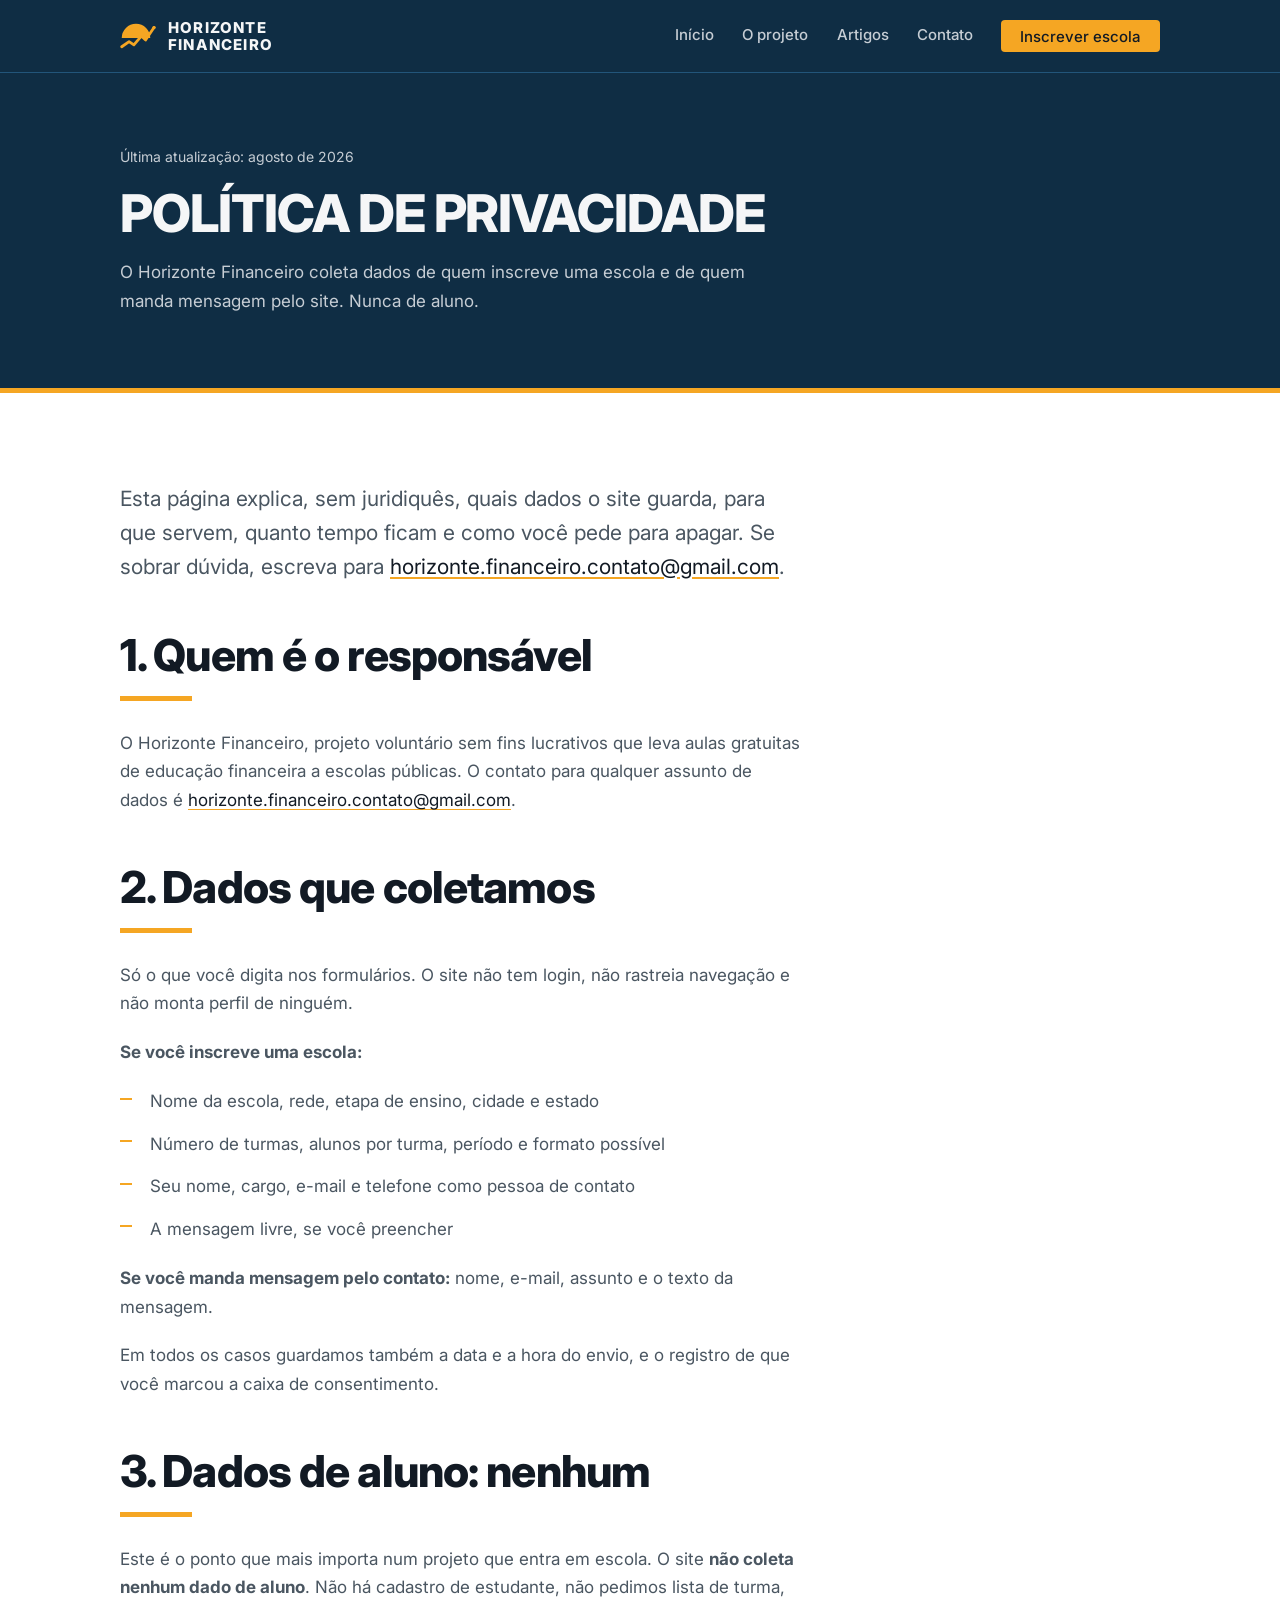
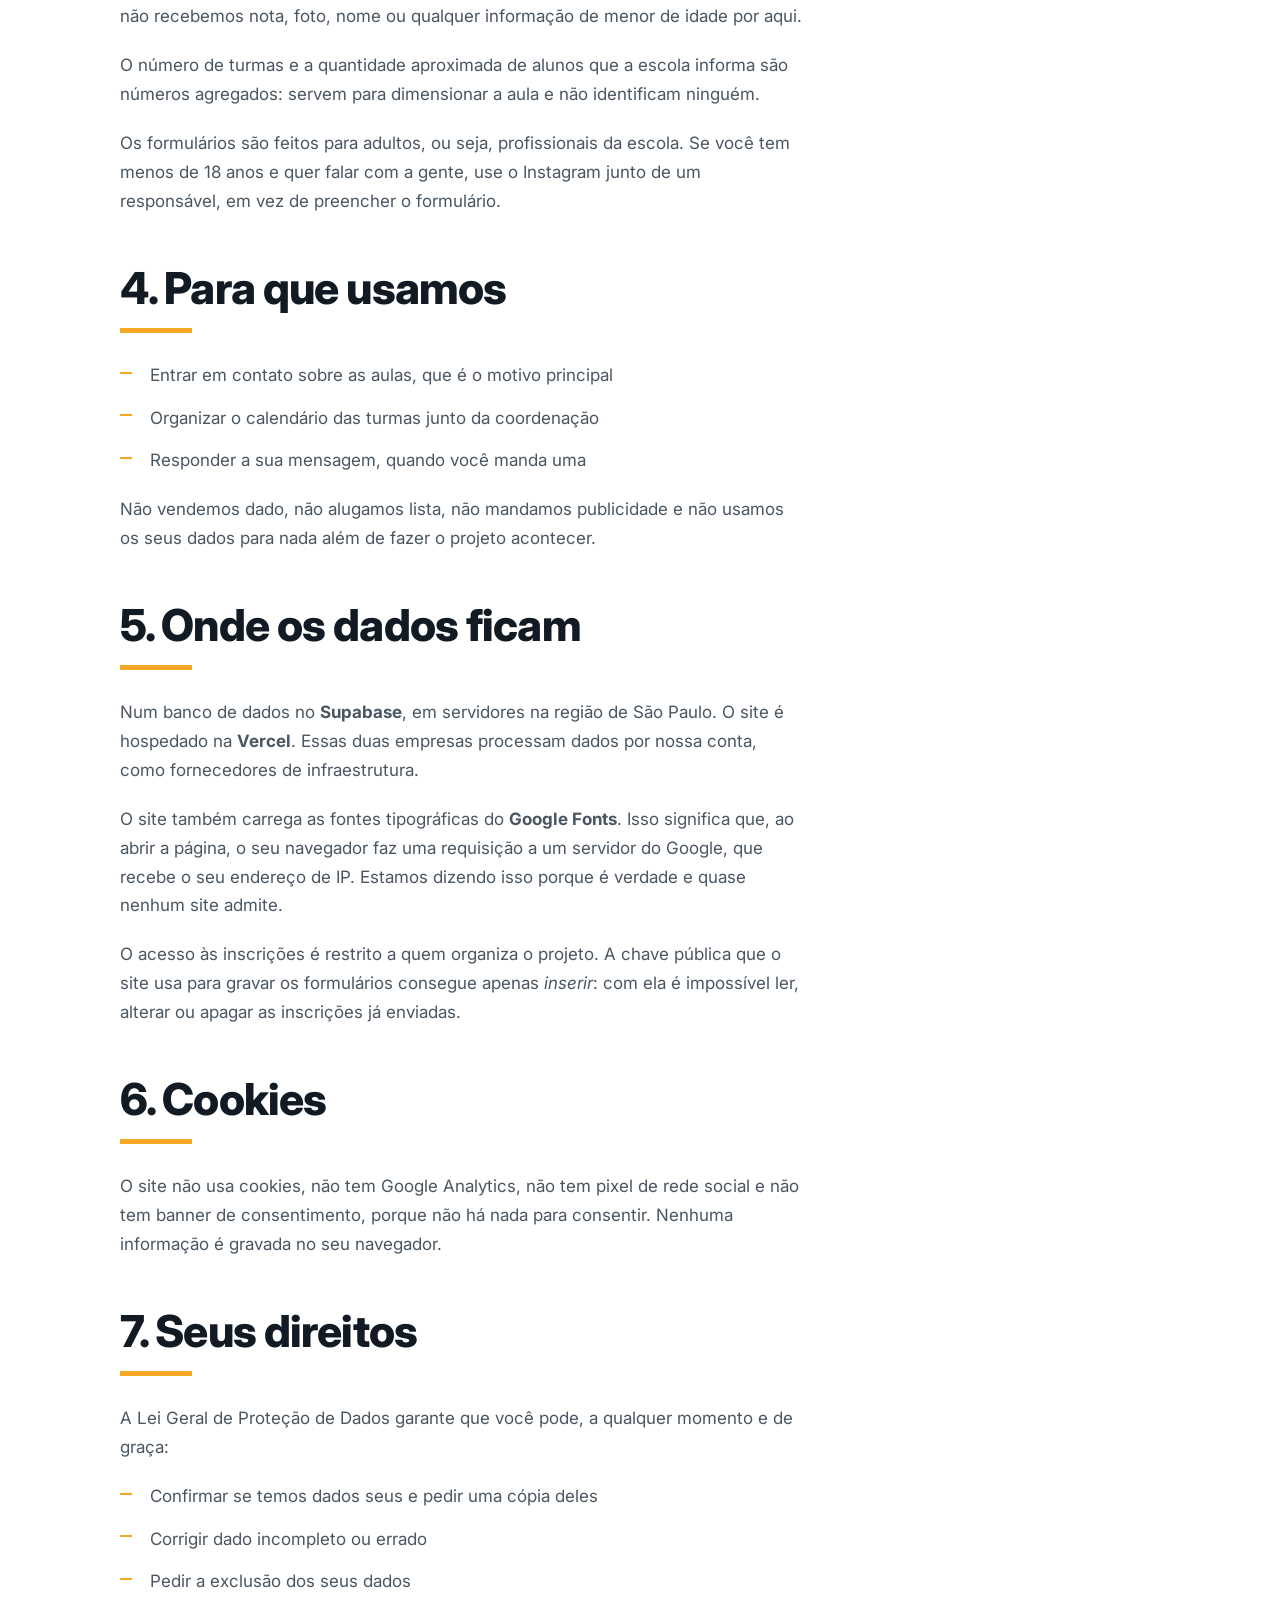
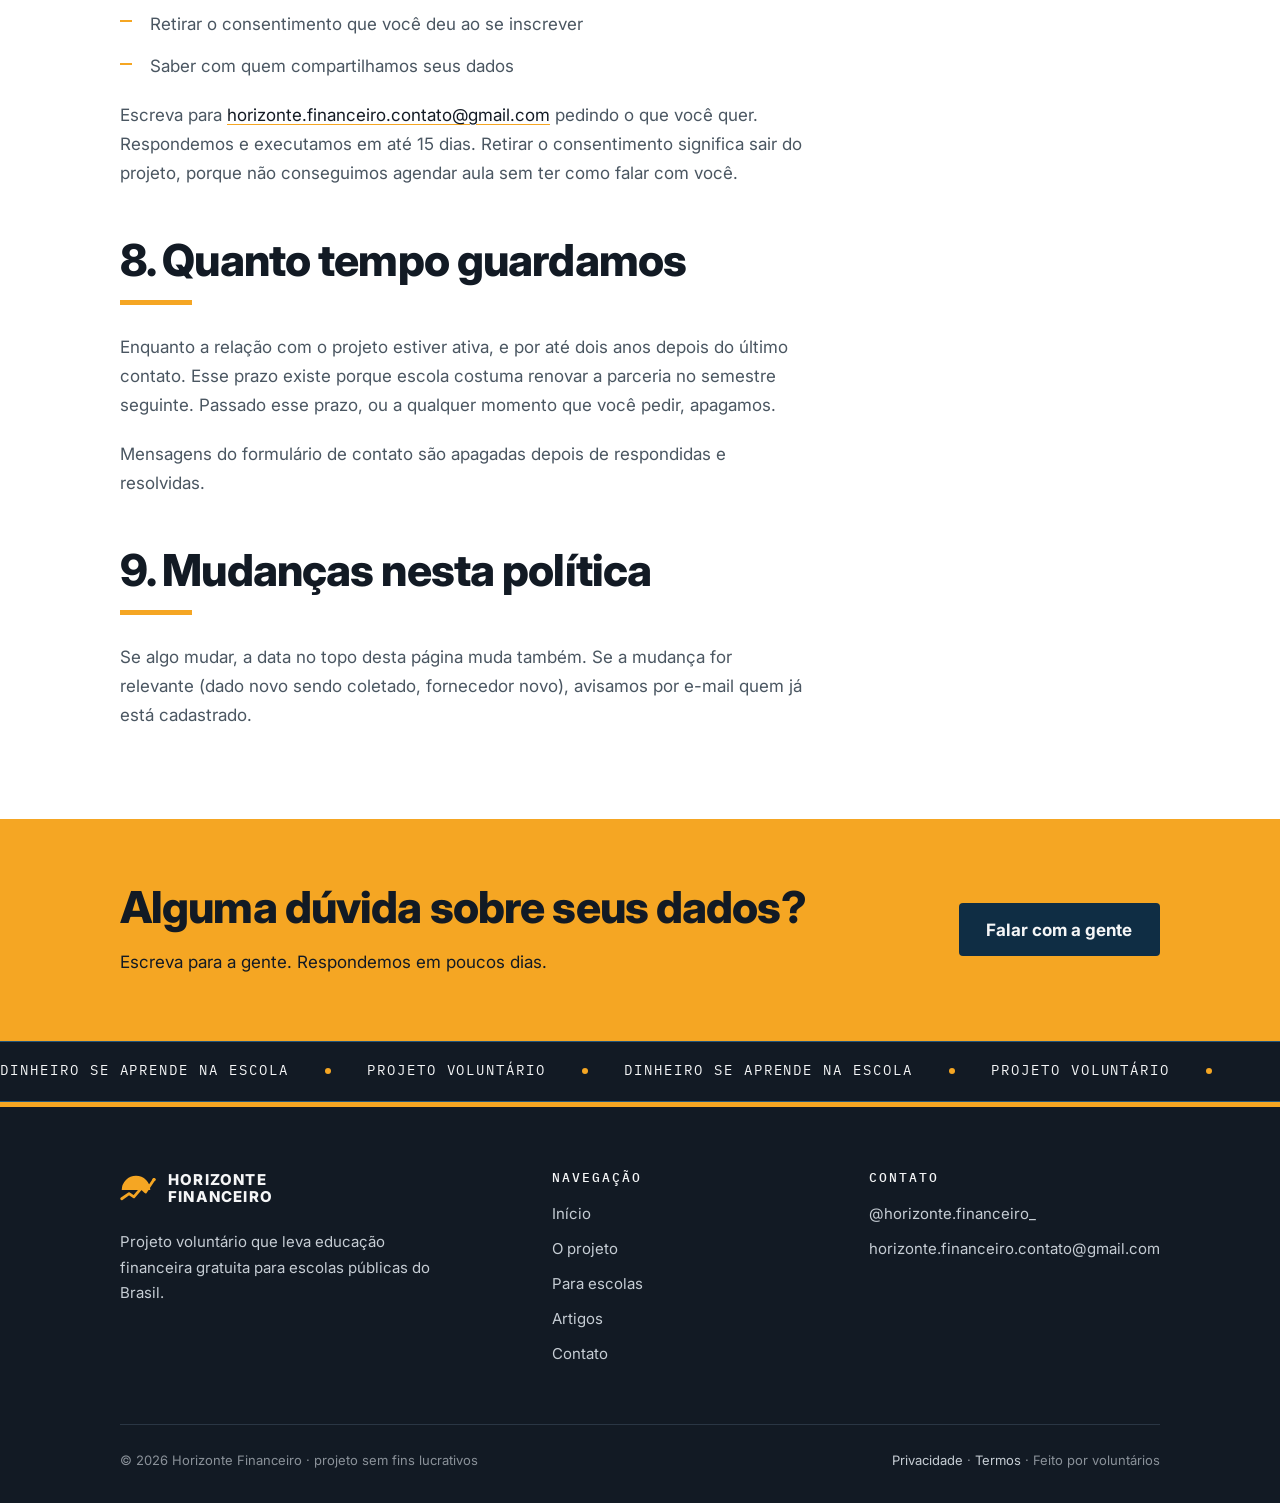
<file: privacidade.html>
<!DOCTYPE html>
<html lang="pt-BR">
<head>
<meta charset="utf-8">
<meta name="viewport" content="width=device-width, initial-scale=1">
<title>Política de Privacidade | Horizonte Financeiro</title>
<meta name="description" content="Como o Horizonte Financeiro coleta, usa e protege os dados de escolas e de quem entra em contato.">
<meta name="theme-color" content="#0f2d44">
<meta name="google-site-verification" content="ewaH2pwloabD-SDi9yI8p1PCHXkTQX7fN0jaArmjpZU">
<link rel="icon" href="favicon.svg" type="image/svg+xml">
<meta property="og:type" content="article">
<meta property="og:title" content="Política de Privacidade | Horizonte Financeiro">
<meta property="og:description" content="Como o Horizonte Financeiro coleta, usa e protege os dados de escolas e de quem entra em contato.">
<meta property="og:image" content="https://horizontefinanceiro.ong.br/assets/img/og.png">
<meta property="og:locale" content="pt_BR">
<meta property="og:url" content="https://horizontefinanceiro.ong.br/privacidade.html">
<meta property="og:site_name" content="Horizonte Financeiro">
<link rel="canonical" href="https://horizontefinanceiro.ong.br/privacidade.html">
<link rel="preconnect" href="https://fonts.googleapis.com">
<link rel="preconnect" href="https://fonts.gstatic.com" crossorigin>
<link href="https://fonts.googleapis.com/css2?family=IBM+Plex+Mono:wght@400;500&family=Inter:wght@400;500;700;800&display=swap" rel="stylesheet">
<link rel="stylesheet" href="assets/css/style.css">
<script>document.documentElement.className += " js";</script>
</head>
<body>

<a class="skip" href="#conteudo">Pular para o conteúdo</a>

<header class="site-header">
  <div class="wrap">
    <a class="brand" href="index.html">
      <svg class="brand__mark" viewBox="0 0 135 96" aria-hidden="true" focusable="false">
        <path d="M6.5 56.5A53.5 53.5 0 0 1 113.5 56.5Z" fill="currentColor"></path>
        <path d="M6.5 89 34 70 52 82 80 49 96 64 127.5 17" fill="none" stroke="currentColor"
              stroke-width="10.5" stroke-linecap="round" stroke-linejoin="round"></path>
        <circle cx="127.5" cy="17" r="6.2" fill="currentColor"></circle>
      </svg>
      <span class="brand__name">Horizonte<span>Financeiro</span></span>
    </a>

    <button class="nav-toggle" type="button" aria-expanded="false" aria-controls="nav-principal">Menu</button>

    <nav class="nav" id="nav-principal" aria-label="Navegação principal">
      <a href="index.html">Início</a>
      <a href="sobre.html">O projeto</a>
      <a href="artigos.html">Artigos</a>
      <a href="contato.html">Contato</a>
      <a class="btn btn--gold btn--sm" href="escolas.html">Inscrever escola</a>
    </nav>
  </div>
</header>

<main id="conteudo">

  <div class="page-head">
    <div class="wrap">
      <span class="meta">Última atualização: agosto de 2026</span>
      <h1>Política de Privacidade</h1>
      <p>
        O Horizonte Financeiro coleta dados de quem inscreve uma escola e de quem
        manda mensagem pelo site. Nunca de aluno.
      </p>
    </div>
  </div>

  <section class="section">
    <div class="wrap" data-reveal>
      <div class="measure">

        <p class="lead">
          Esta página explica, sem juridiquês, quais dados o site guarda, para
          que servem, quanto tempo ficam e como você pede para apagar. Se
          sobrar dúvida, escreva para
          <a href="#" data-hf-email="texto">horizonte.financeiro.contato@gmail.com</a>.
        </p>

        <h2 style="margin-top:3rem;">1. Quem é o responsável</h2>
        <hr class="rule">
        <p>
          O Horizonte Financeiro, projeto voluntário sem fins lucrativos que
          leva aulas gratuitas de educação financeira a escolas públicas. O
          contato para qualquer assunto de dados é
          <a href="#" data-hf-email="texto">horizonte.financeiro.contato@gmail.com</a>.
        </p>

        <h2 style="margin-top:3rem;">2. Dados que coletamos</h2>
        <hr class="rule">
        <p>
          Só o que você digita nos formulários. O site não tem login, não
          rastreia navegação e não monta perfil de ninguém.
        </p>
        <p><strong>Se você inscreve uma escola:</strong></p>
        <ul class="list-check">
          <li>Nome da escola, rede, etapa de ensino, cidade e estado</li>
          <li>Número de turmas, alunos por turma, período e formato possível</li>
          <li>Seu nome, cargo, e-mail e telefone como pessoa de contato</li>
          <li>A mensagem livre, se você preencher</li>
        </ul>
        <p><strong>Se você manda mensagem pelo contato:</strong> nome, e-mail,
        assunto e o texto da mensagem.</p>
        <p>
          Em todos os casos guardamos também a data e a hora do envio, e o
          registro de que você marcou a caixa de consentimento.
        </p>

        <h2 style="margin-top:3rem;">3. Dados de aluno: nenhum</h2>
        <hr class="rule">
        <p>
          Este é o ponto que mais importa num projeto que entra em escola. O
          site <strong>não coleta nenhum dado de aluno</strong>. Não há
          cadastro de estudante, não pedimos lista de turma, não recebemos nota,
          foto, nome ou qualquer informação de menor de idade por aqui.
        </p>
        <p>
          O número de turmas e a quantidade aproximada de alunos que a escola
          informa são números agregados: servem para dimensionar a aula e não
          identificam ninguém.
        </p>
        <p>
          Os formulários são feitos para adultos, ou seja, profissionais da escola.
          Se você tem menos de 18 anos e quer falar com a gente, use o Instagram
          junto de um responsável, em vez de preencher o formulário.
        </p>

        <h2 style="margin-top:3rem;">4. Para que usamos</h2>
        <hr class="rule">
        <ul class="list-check">
          <li>Entrar em contato sobre as aulas, que é o motivo principal</li>
          <li>Organizar o calendário das turmas junto da coordenação</li>
          <li>Responder a sua mensagem, quando você manda uma</li>
        </ul>
        <p>
          Não vendemos dado, não alugamos lista, não mandamos publicidade e não
          usamos os seus dados para nada além de fazer o projeto acontecer.
        </p>

        <h2 style="margin-top:3rem;">5. Onde os dados ficam</h2>
        <hr class="rule">
        <p>
          Num banco de dados no <strong>Supabase</strong>, em servidores na
          região de São Paulo. O site é hospedado na <strong>Vercel</strong>.
          Essas duas empresas processam dados por nossa conta, como fornecedores
          de infraestrutura.
        </p>
        <p>
          O site também carrega as fontes tipográficas do <strong>Google
          Fonts</strong>. Isso significa que, ao abrir a página, o seu navegador
          faz uma requisição a um servidor do Google, que recebe o seu endereço
          de IP. Estamos dizendo isso porque é verdade e quase nenhum site
          admite.
        </p>
        <p>
          O acesso às inscrições é restrito a quem organiza o projeto. A chave
          pública que o site usa para gravar os formulários consegue apenas
          <em>inserir</em>: com ela é impossível ler, alterar ou apagar as
          inscrições já enviadas.
        </p>

        <h2 style="margin-top:3rem;">6. Cookies</h2>
        <hr class="rule">
        <p>
          O site não usa cookies, não tem Google Analytics, não tem pixel de
          rede social e não tem banner de consentimento, porque não há nada
          para consentir. Nenhuma informação é gravada no seu navegador.
        </p>

        <h2 style="margin-top:3rem;">7. Seus direitos</h2>
        <hr class="rule">
        <p>
          A Lei Geral de Proteção de Dados garante que você pode, a qualquer
          momento e de graça:
        </p>
        <ul class="list-check">
          <li>Confirmar se temos dados seus e pedir uma cópia deles</li>
          <li>Corrigir dado incompleto ou errado</li>
          <li>Pedir a exclusão dos seus dados</li>
          <li>Retirar o consentimento que você deu ao se inscrever</li>
          <li>Saber com quem compartilhamos seus dados</li>
        </ul>
        <p>
          Escreva para
          <a href="#" data-hf-email="texto">horizonte.financeiro.contato@gmail.com</a>
          pedindo o que você quer. Respondemos e executamos em até 15 dias.
          Retirar o consentimento significa sair do projeto, porque não conseguimos
          agendar aula sem ter como falar com você.
        </p>

        <h2 style="margin-top:3rem;">8. Quanto tempo guardamos</h2>
        <hr class="rule">
        <p>
          Enquanto a relação com o projeto estiver ativa, e por até dois anos
          depois do último contato. Esse prazo existe porque escola costuma renovar
          a parceria no semestre seguinte. Passado esse prazo, ou a qualquer momento
          que você pedir, apagamos.
        </p>
        <p>
          Mensagens do formulário de contato são apagadas depois de respondidas
          e resolvidas.
        </p>

        <h2 style="margin-top:3rem;">9. Mudanças nesta política</h2>
        <hr class="rule">
        <p>
          Se algo mudar, a data no topo desta página muda também. Se a mudança
          for relevante (dado novo sendo coletado, fornecedor novo), avisamos
          por e-mail quem já está cadastrado.
        </p>

      </div>
    </div>
  </section>

  <section class="cta-band">
    <div class="wrap cta-band__inner" data-reveal>
      <div>
        <h2>Alguma dúvida sobre seus dados?</h2>
        <p>Escreva para a gente. Respondemos em poucos dias.</p>
      </div>
      <a class="btn btn--navy" href="contato.html">Falar com a gente</a>
    </div>
  </section>

</main>

<div class="marquee-band">
  <div class="marquee">
    <div class="marquee__run">
      <span class="marquee__item">Dinheiro se aprende na escola</span>
      <span class="marquee__item">Projeto voluntário</span>
    </div>
    <div class="marquee__run" aria-hidden="true">
      <span class="marquee__item">Dinheiro se aprende na escola</span>
      <span class="marquee__item">Projeto voluntário</span>
    </div>
  </div>
</div>

<footer class="site-footer">
  <div class="wrap">
    <div class="footer__grid">
      <div>
        <a class="brand" href="index.html">
          <svg class="brand__mark" viewBox="0 0 135 96" aria-hidden="true" focusable="false">
            <path d="M6.5 56.5A53.5 53.5 0 0 1 113.5 56.5Z" fill="currentColor"></path>
            <path d="M6.5 89 34 70 52 82 80 49 96 64 127.5 17" fill="none" stroke="currentColor"
                  stroke-width="10.5" stroke-linecap="round" stroke-linejoin="round"></path>
            <circle cx="127.5" cy="17" r="6.2" fill="currentColor"></circle>
          </svg>
          <span class="brand__name">Horizonte<span>Financeiro</span></span>
        </a>
        <p style="margin-top:1.25rem;max-width:36ch;font-size:0.9375rem;">
          Projeto voluntário que leva educação financeira gratuita para escolas
          públicas do Brasil.
        </p>
      </div>
      <div>
        <h2>Navegação</h2>
        <ul>
          <li><a href="index.html">Início</a></li>
          <li><a href="sobre.html">O projeto</a></li>
          <li><a href="escolas.html">Para escolas</a></li>
          <li><a href="artigos.html">Artigos</a></li>
          <li><a href="contato.html">Contato</a></li>
        </ul>
      </div>
      <div>
        <h2>Contato</h2>
        <ul>
          <li><a href="https://instagram.com/horizonte.financeiro_" data-hf-instagram>@horizonte.financeiro_</a></li>
          <li><a href="#" data-hf-email="texto">horizonte.financeiro.contato@gmail.com</a></li>
        </ul>
      </div>
    </div>
    <div class="footer__bottom">
      <span>© 2026 Horizonte Financeiro · projeto sem fins lucrativos</span>
      <span>
        <a href="privacidade.html">Privacidade</a> ·
        <a href="termos.html">Termos</a> ·
        Feito por voluntários
      </span>
    </div>
  </div>
</footer>

<script src="assets/js/config.js"></script>
<script src="assets/js/site.js"></script>
</body>
</html>
</file>
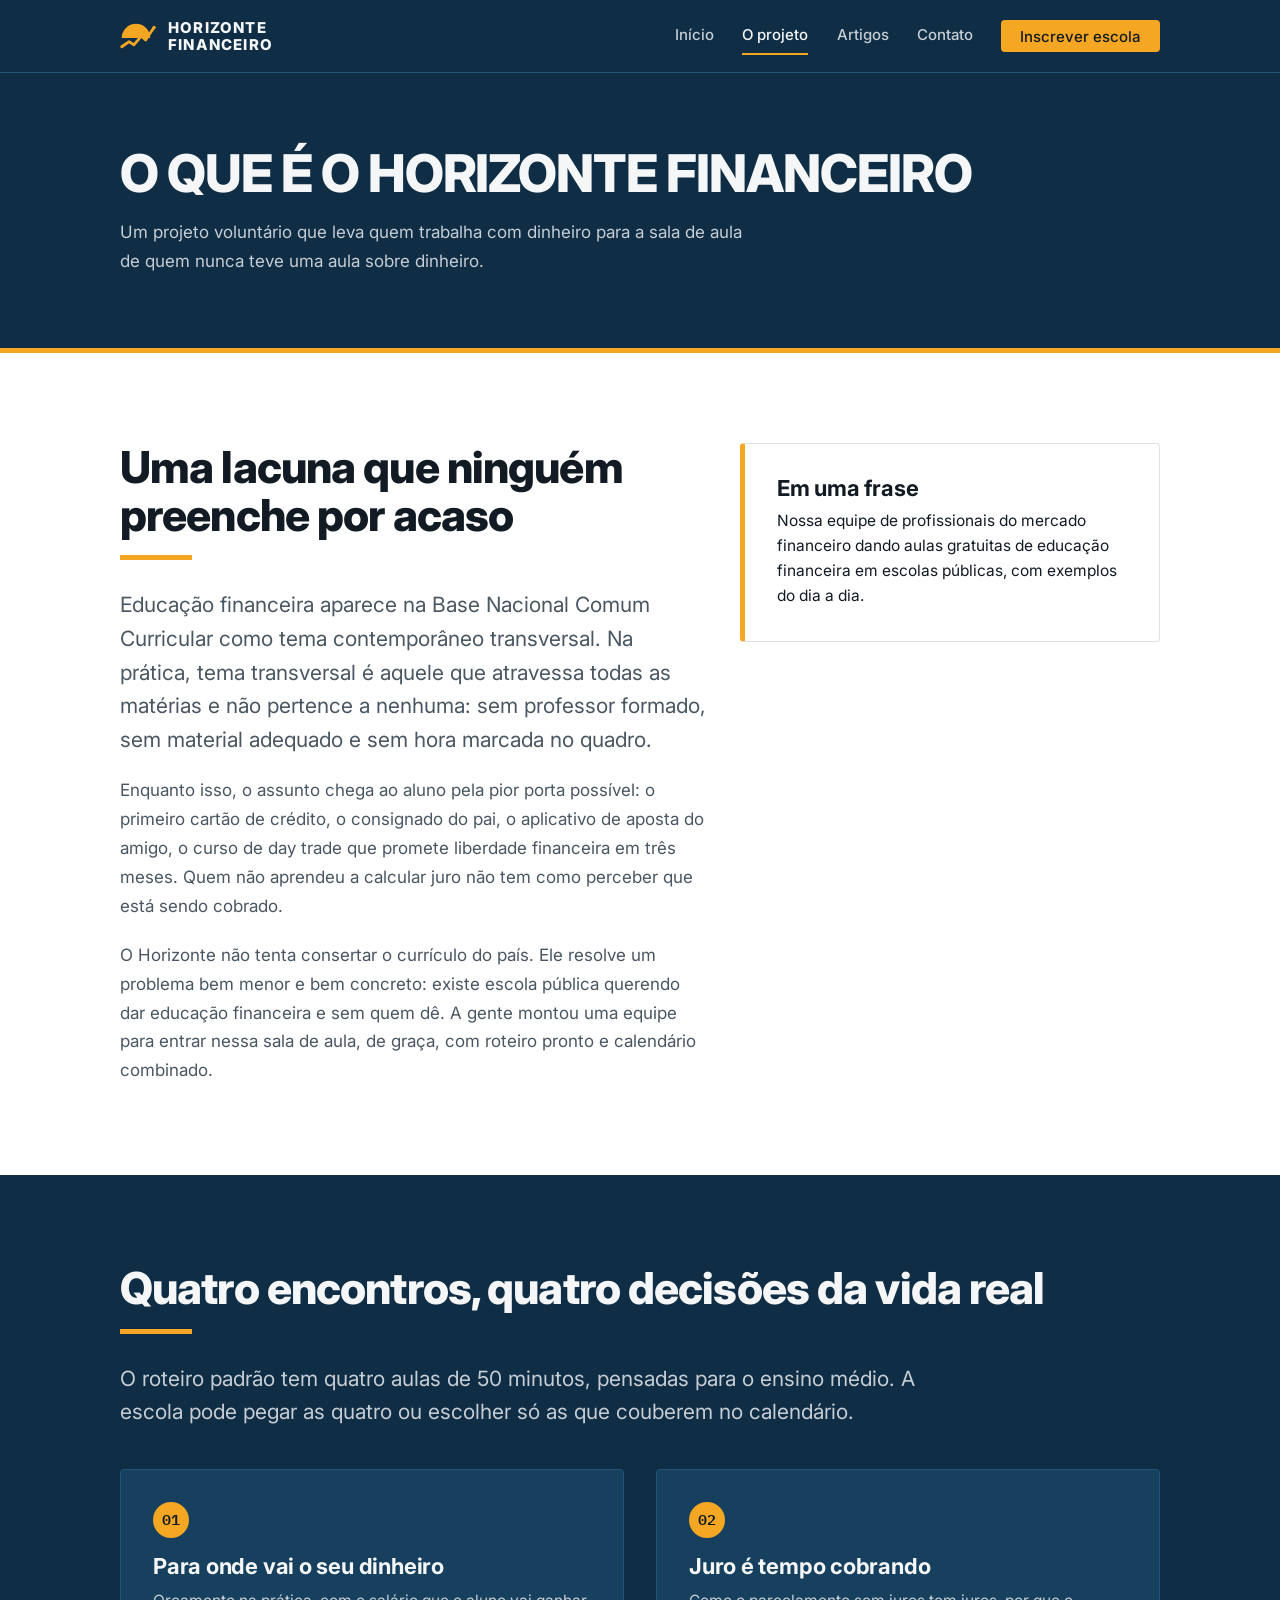
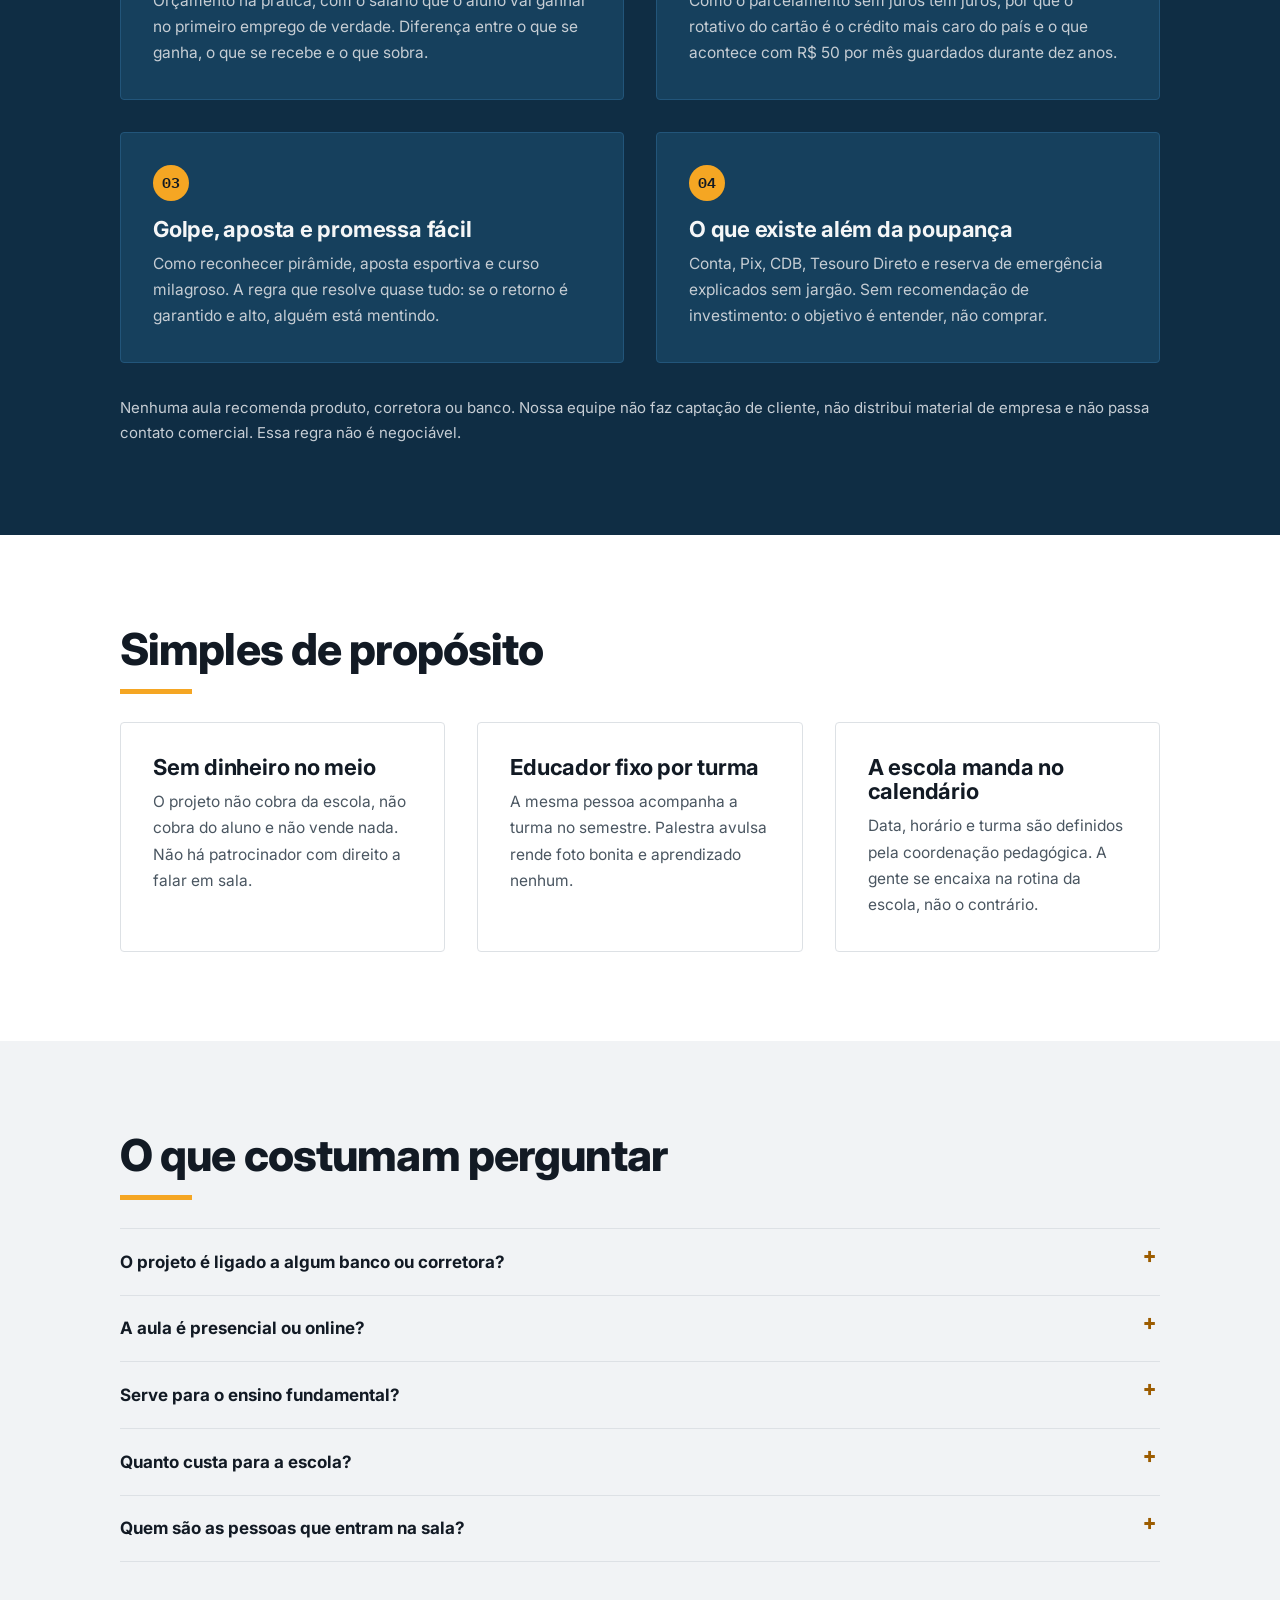
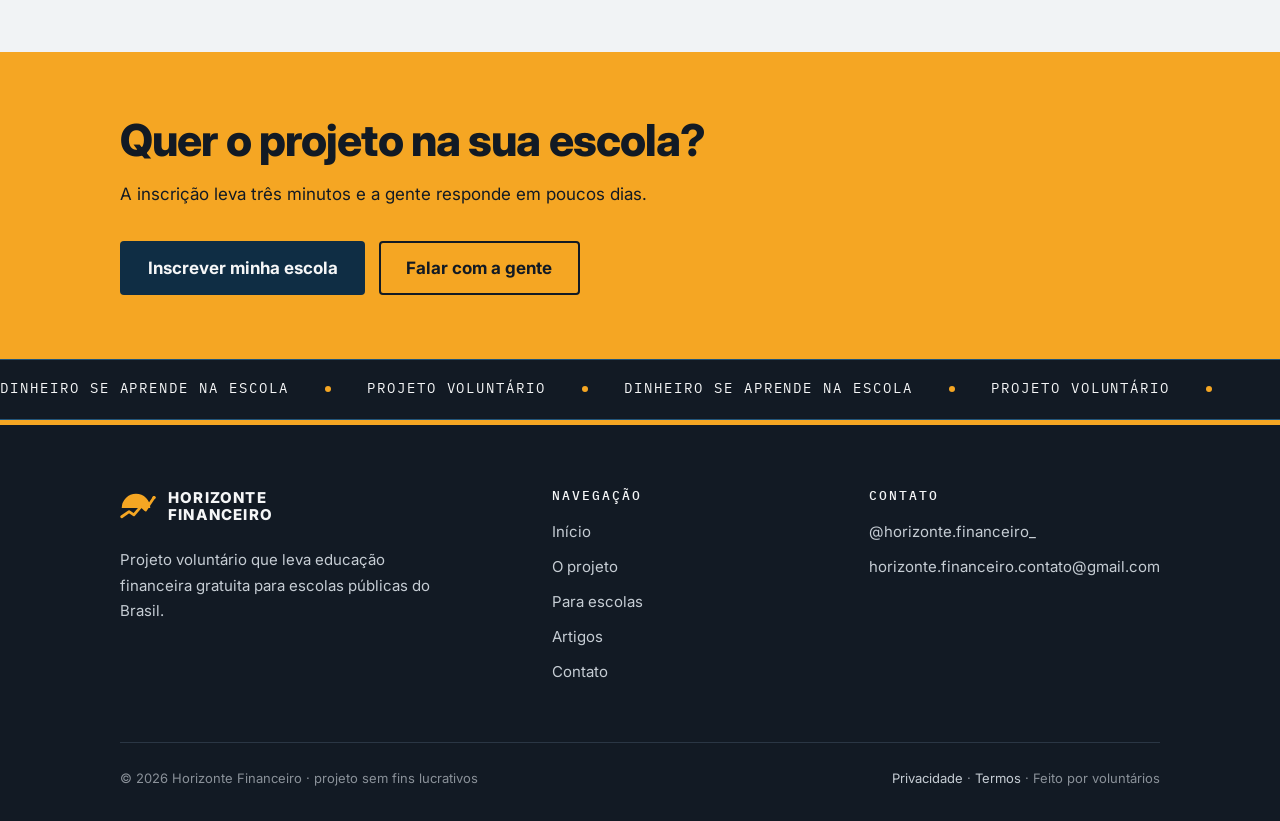
<file: sobre.html>
<!DOCTYPE html>
<html lang="pt-BR">
<head>
<meta charset="utf-8">
<meta name="viewport" content="width=device-width, initial-scale=1">
<title>O projeto | Horizonte Financeiro</title>
<meta name="description" content="Por que o Horizonte Financeiro existe, o que é dado em aula e como o projeto se organiza.">
<meta name="theme-color" content="#0f2d44">
<meta name="google-site-verification" content="ewaH2pwloabD-SDi9yI8p1PCHXkTQX7fN0jaArmjpZU">
<link rel="icon" href="favicon.svg" type="image/svg+xml">
<meta property="og:type" content="article">
<meta property="og:title" content="O projeto | Horizonte Financeiro">
<meta property="og:description" content="Por que o Horizonte Financeiro existe, o que é dado em aula e como o projeto se organiza.">
<meta property="og:image" content="https://horizontefinanceiro.ong.br/assets/img/og.png">
<meta property="og:locale" content="pt_BR">
<meta property="og:url" content="https://horizontefinanceiro.ong.br/sobre.html">
<meta property="og:site_name" content="Horizonte Financeiro">
<link rel="canonical" href="https://horizontefinanceiro.ong.br/sobre.html">
<link rel="preconnect" href="https://fonts.googleapis.com">
<link rel="preconnect" href="https://fonts.gstatic.com" crossorigin>
<link href="https://fonts.googleapis.com/css2?family=IBM+Plex+Mono:wght@400;500&family=Inter:wght@400;500;700;800&display=swap" rel="stylesheet">
<link rel="stylesheet" href="assets/css/style.css">
<script>document.documentElement.className += " js";</script>
</head>
<body>

<a class="skip" href="#conteudo">Pular para o conteúdo</a>

<header class="site-header">
  <div class="wrap">
    <a class="brand" href="index.html">
      <svg class="brand__mark" viewBox="0 0 135 96" aria-hidden="true" focusable="false">
        <path d="M6.5 56.5A53.5 53.5 0 0 1 113.5 56.5Z" fill="currentColor"></path>
        <path d="M6.5 89 34 70 52 82 80 49 96 64 127.5 17" fill="none" stroke="currentColor"
              stroke-width="10.5" stroke-linecap="round" stroke-linejoin="round"></path>
        <circle cx="127.5" cy="17" r="6.2" fill="currentColor"></circle>
      </svg>
      <span class="brand__name">Horizonte<span>Financeiro</span></span>
    </a>

    <button class="nav-toggle" type="button" aria-expanded="false" aria-controls="nav-principal">Menu</button>

    <nav class="nav" id="nav-principal" aria-label="Navegação principal">
      <a href="index.html">Início</a>
      <a href="sobre.html" aria-current="page">O projeto</a>
      <a href="artigos.html">Artigos</a>
      <a href="contato.html">Contato</a>
      <a class="btn btn--gold btn--sm" href="escolas.html">Inscrever escola</a>
    </nav>
  </div>
</header>

<main id="conteudo">

  <div class="page-head">
    <div class="wrap">
      <h1>O que é o Horizonte Financeiro</h1>
      <p>
        Um projeto voluntário que leva quem trabalha com dinheiro para a sala de
        aula de quem nunca teve uma aula sobre dinheiro.
      </p>
    </div>
  </div>

  <section class="section">
    <div class="wrap grid grid--sidebar" data-reveal>
      <div>
        <h2>Uma lacuna que ninguém preenche por acaso</h2>
        <hr class="rule">
        <p class="lead">
          Educação financeira aparece na Base Nacional Comum Curricular como tema
          contemporâneo transversal. Na prática, tema transversal é aquele que
          atravessa todas as matérias e não pertence a nenhuma: sem professor
          formado, sem material adequado e sem hora marcada no quadro.
        </p>
        <p>
          Enquanto isso, o assunto chega ao aluno pela pior porta possível: o primeiro
          cartão de crédito, o consignado do pai, o aplicativo de aposta do amigo, o
          curso de day trade que promete liberdade financeira em três meses. Quem
          não aprendeu a calcular juro não tem como perceber que está sendo cobrado.
        </p>
        <p>
          O Horizonte não tenta consertar o currículo do país. Ele resolve um problema
          bem menor e bem concreto: existe escola pública querendo dar educação
          financeira e sem quem dê. A gente montou uma equipe para entrar nessa sala
          de aula, de graça, com roteiro pronto e calendário combinado.
        </p>
      </div>
      <div class="card card--gold">
        <h3>Em uma frase</h3>
        <p class="lead" style="color:var(--ink);">
          Nossa equipe de profissionais do mercado financeiro dando aulas gratuitas
          de educação financeira em escolas públicas, com exemplos do dia a dia.
        </p>
      </div>
    </div>
  </section>

  <section class="section section--navy">
    <div class="wrap" data-reveal>
      <h2>Quatro encontros, quatro decisões da vida real</h2>
      <hr class="rule">
      <p class="lead measure">
        O roteiro padrão tem quatro aulas de 50 minutos, pensadas para o ensino médio.
        A escola pode pegar as quatro ou escolher só as que couberem no calendário.
      </p>
      <div class="grid grid--2" data-stagger style="margin-top:2.5rem;">
        <div class="card card--navy">
          <span class="card__num">01</span>
          <h3>Para onde vai o seu dinheiro</h3>
          <p>
            Orçamento na prática, com o salário que o aluno vai ganhar no primeiro
            emprego de verdade. Diferença entre o que se ganha, o que se recebe e o
            que sobra.
          </p>
        </div>
        <div class="card card--navy">
          <span class="card__num">02</span>
          <h3>Juro é tempo cobrando</h3>
          <p>
            Como o parcelamento sem juros tem juros, por que o rotativo do cartão é o
            crédito mais caro do país e o que acontece com R$ 50 por mês guardados
            durante dez anos.
          </p>
        </div>
        <div class="card card--navy">
          <span class="card__num">03</span>
          <h3>Golpe, aposta e promessa fácil</h3>
          <p>
            Como reconhecer pirâmide, aposta esportiva e curso milagroso. A regra que
            resolve quase tudo: se o retorno é garantido e alto, alguém está mentindo.
          </p>
        </div>
        <div class="card card--navy">
          <span class="card__num">04</span>
          <h3>O que existe além da poupança</h3>
          <p>
            Conta, Pix, CDB, Tesouro Direto e reserva de emergência explicados sem
            jargão. Sem recomendação de investimento: o objetivo é entender, não
            comprar.
          </p>
        </div>
      </div>
      <p style="margin-top:2rem;font-size:0.9375rem;">
        Nenhuma aula recomenda produto, corretora ou banco. Nossa equipe não faz
        captação de cliente, não distribui material de empresa e não passa contato
        comercial. Essa regra não é negociável.
      </p>
    </div>
  </section>

  <section class="section">
    <div class="wrap" data-reveal>
      <h2>Simples de propósito</h2>
      <hr class="rule">
      <div class="grid grid--3" data-stagger>
        <div class="card">
          <h3>Sem dinheiro no meio</h3>
          <p>
            O projeto não cobra da escola, não cobra do aluno e não vende nada. Não
            há patrocinador com direito a falar em sala.
          </p>
        </div>
        <div class="card">
          <h3>Educador fixo por turma</h3>
          <p>
            A mesma pessoa acompanha a turma no semestre. Palestra avulsa rende foto
            bonita e aprendizado nenhum.
          </p>
        </div>
        <div class="card">
          <h3>A escola manda no calendário</h3>
          <p>
            Data, horário e turma são definidos pela coordenação pedagógica. A gente
            se encaixa na rotina da escola, não o contrário.
          </p>
        </div>
      </div>
    </div>
  </section>

  <section class="section section--soft">
    <div class="wrap" data-reveal>
      <h2>O que costumam perguntar</h2>
      <hr class="rule">
      <div class="faq" data-stagger>
        <details>
          <summary>O projeto é ligado a algum banco ou corretora?</summary>
          <div>
            Não. O Horizonte Financeiro é um projeto voluntário independente. Quem
            dá aula trabalha em instituições variadas, mas está em sala como pessoa
            física e não representa o empregador.
          </div>
        </details>
        <details>
          <summary>A aula é presencial ou online?</summary>
          <div>
            As duas coisas funcionam. Presencial costuma render mais com adolescente,
            então é a primeira opção sempre que a escola e o educador estão na mesma
            cidade. Quando não estão, a aula acontece por chamada de vídeo na sala,
            com o professor da turma presente.
          </div>
        </details>
        <details>
          <summary>Serve para o ensino fundamental?</summary>
          <div>
            O roteiro atual foi escrito para o ensino médio. Para o fundamental II
            (8º e 9º ano) a gente adapta caso a caso, então fale com a gente antes de
            marcar.
          </div>
        </details>
        <details>
          <summary>Quanto custa para a escola?</summary>
          <div>
            Nada. Não há taxa, contrato de prestação de serviço nem exigência de
            contrapartida. A escola só precisa de uma sala, um horário e um professor
            acompanhando a turma.
          </div>
        </details>
        <details>
          <summary>Quem são as pessoas que entram na sala?</summary>
          <div>
            Nossa própria equipe, formada por gente que trabalha ou estuda na área
            financeira. Todos passam pelo mesmo treinamento e seguem o mesmo roteiro,
            e a escola recebe o material antes de cada aula para conferir. Não
            trabalhamos com palestrante avulso nem com gente de fora da equipe.
          </div>
        </details>
      </div>
    </div>
  </section>

  <section class="cta-band">
    <div class="wrap cta-band__inner" data-reveal>
      <div>
        <h2>Quer o projeto na sua escola?</h2>
        <p>A inscrição leva três minutos e a gente responde em poucos dias.</p>
      </div>
      <div class="btn-row" style="margin-top:0;">
        <a class="btn btn--navy" href="escolas.html">Inscrever minha escola</a>
        <a class="btn btn--ghost-dark" href="contato.html">Falar com a gente</a>
      </div>
    </div>
  </section>

</main>

<div class="marquee-band">
  <div class="marquee">
    <div class="marquee__run">
      <span class="marquee__item">Dinheiro se aprende na escola</span>
      <span class="marquee__item">Projeto voluntário</span>
    </div>
    <div class="marquee__run" aria-hidden="true">
      <span class="marquee__item">Dinheiro se aprende na escola</span>
      <span class="marquee__item">Projeto voluntário</span>
    </div>
  </div>
</div>

<footer class="site-footer">
  <div class="wrap">
    <div class="footer__grid">
      <div>
        <a class="brand" href="index.html">
          <svg class="brand__mark" viewBox="0 0 135 96" aria-hidden="true" focusable="false">
            <path d="M6.5 56.5A53.5 53.5 0 0 1 113.5 56.5Z" fill="currentColor"></path>
            <path d="M6.5 89 34 70 52 82 80 49 96 64 127.5 17" fill="none" stroke="currentColor"
                  stroke-width="10.5" stroke-linecap="round" stroke-linejoin="round"></path>
            <circle cx="127.5" cy="17" r="6.2" fill="currentColor"></circle>
          </svg>
          <span class="brand__name">Horizonte<span>Financeiro</span></span>
        </a>
        <p style="margin-top:1.25rem;max-width:36ch;font-size:0.9375rem;">
          Projeto voluntário que leva educação financeira gratuita para escolas
          públicas do Brasil.
        </p>
      </div>
      <div>
        <h2>Navegação</h2>
        <ul>
          <li><a href="index.html">Início</a></li>
          <li><a href="sobre.html">O projeto</a></li>
          <li><a href="escolas.html">Para escolas</a></li>
          <li><a href="artigos.html">Artigos</a></li>
          <li><a href="contato.html">Contato</a></li>
        </ul>
      </div>
      <div>
        <h2>Contato</h2>
        <ul>
          <li><a href="https://instagram.com/horizonte.financeiro_" data-hf-instagram>@horizonte.financeiro_</a></li>
          <li><a href="#" data-hf-email="texto">horizonte.financeiro.contato@gmail.com</a></li>
        </ul>
      </div>
    </div>
    <div class="footer__bottom">
      <span>© 2026 Horizonte Financeiro · projeto sem fins lucrativos</span>
      <span>
        <a href="privacidade.html">Privacidade</a> ·
        <a href="termos.html">Termos</a> ·
        Feito por voluntários
      </span>
    </div>
  </div>
</footer>

<script src="assets/js/config.js"></script>
<script src="assets/js/site.js"></script>
</body>
</html>
</file>
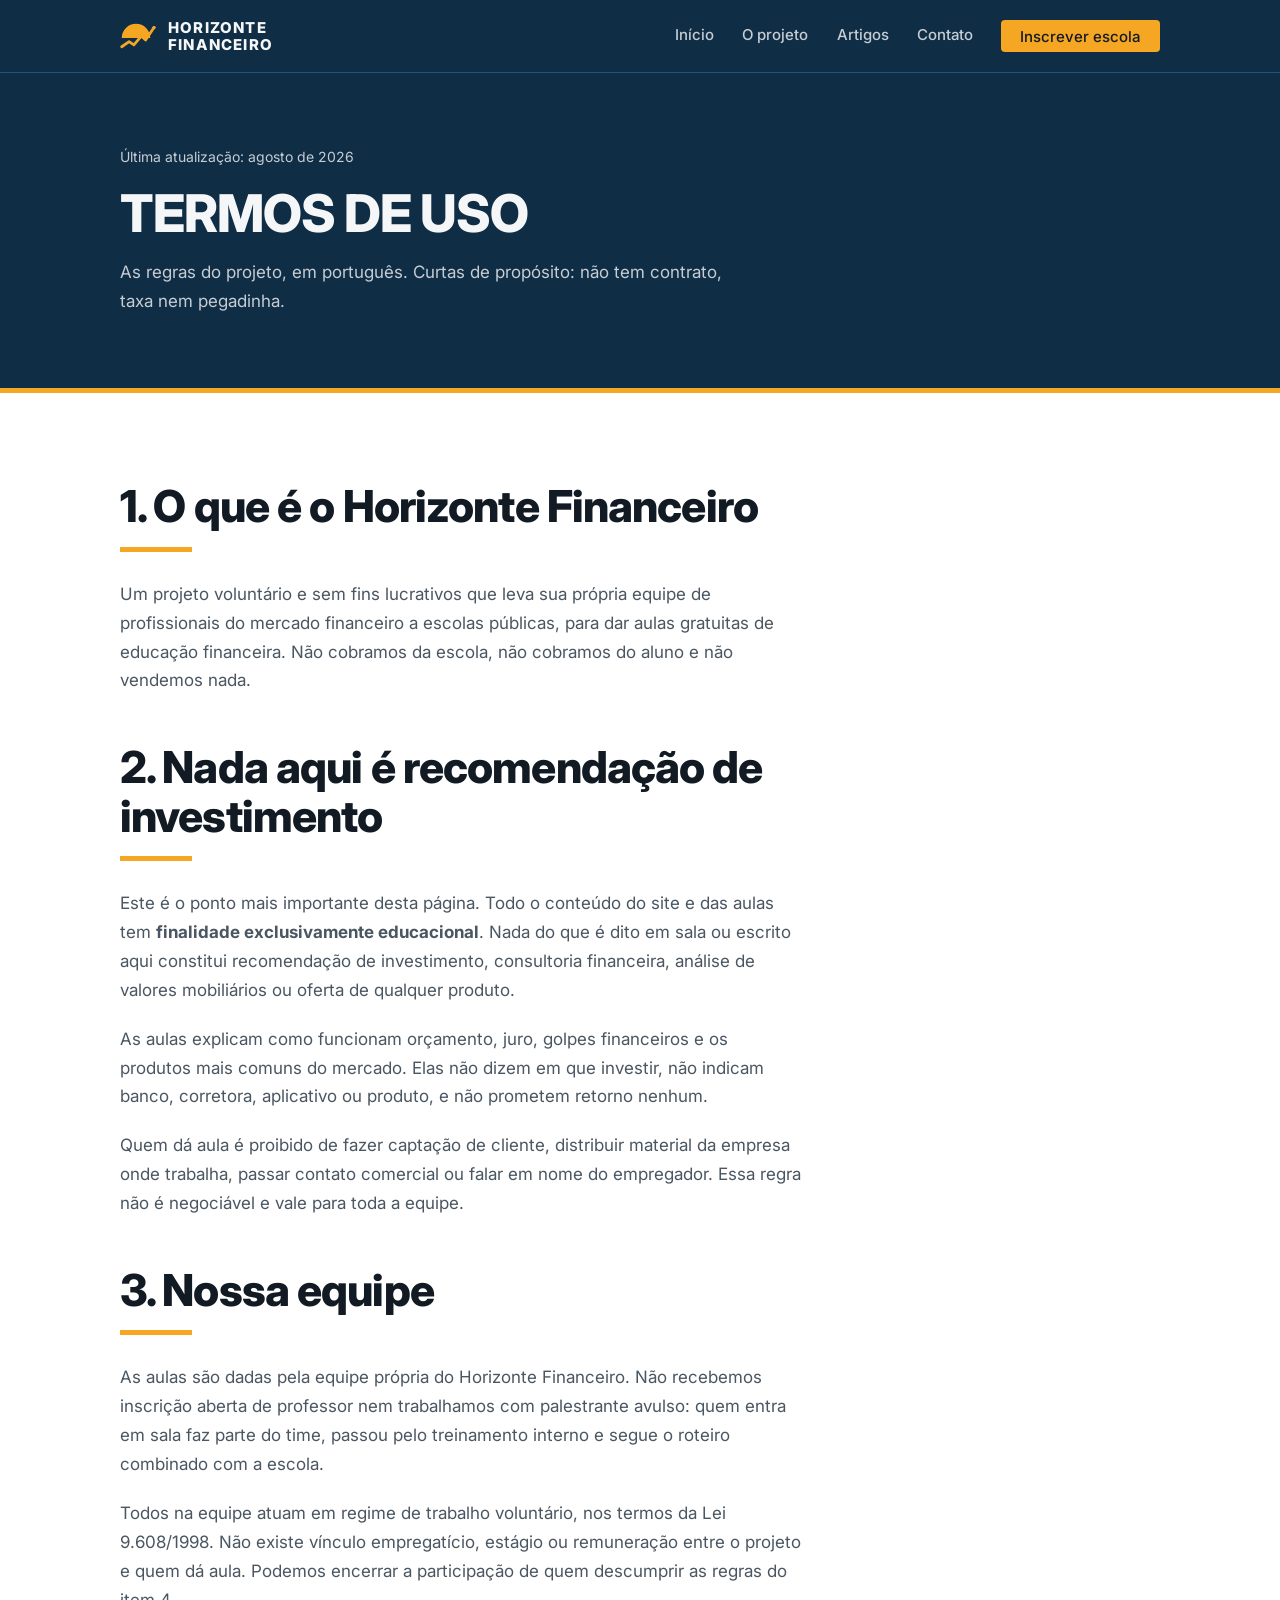
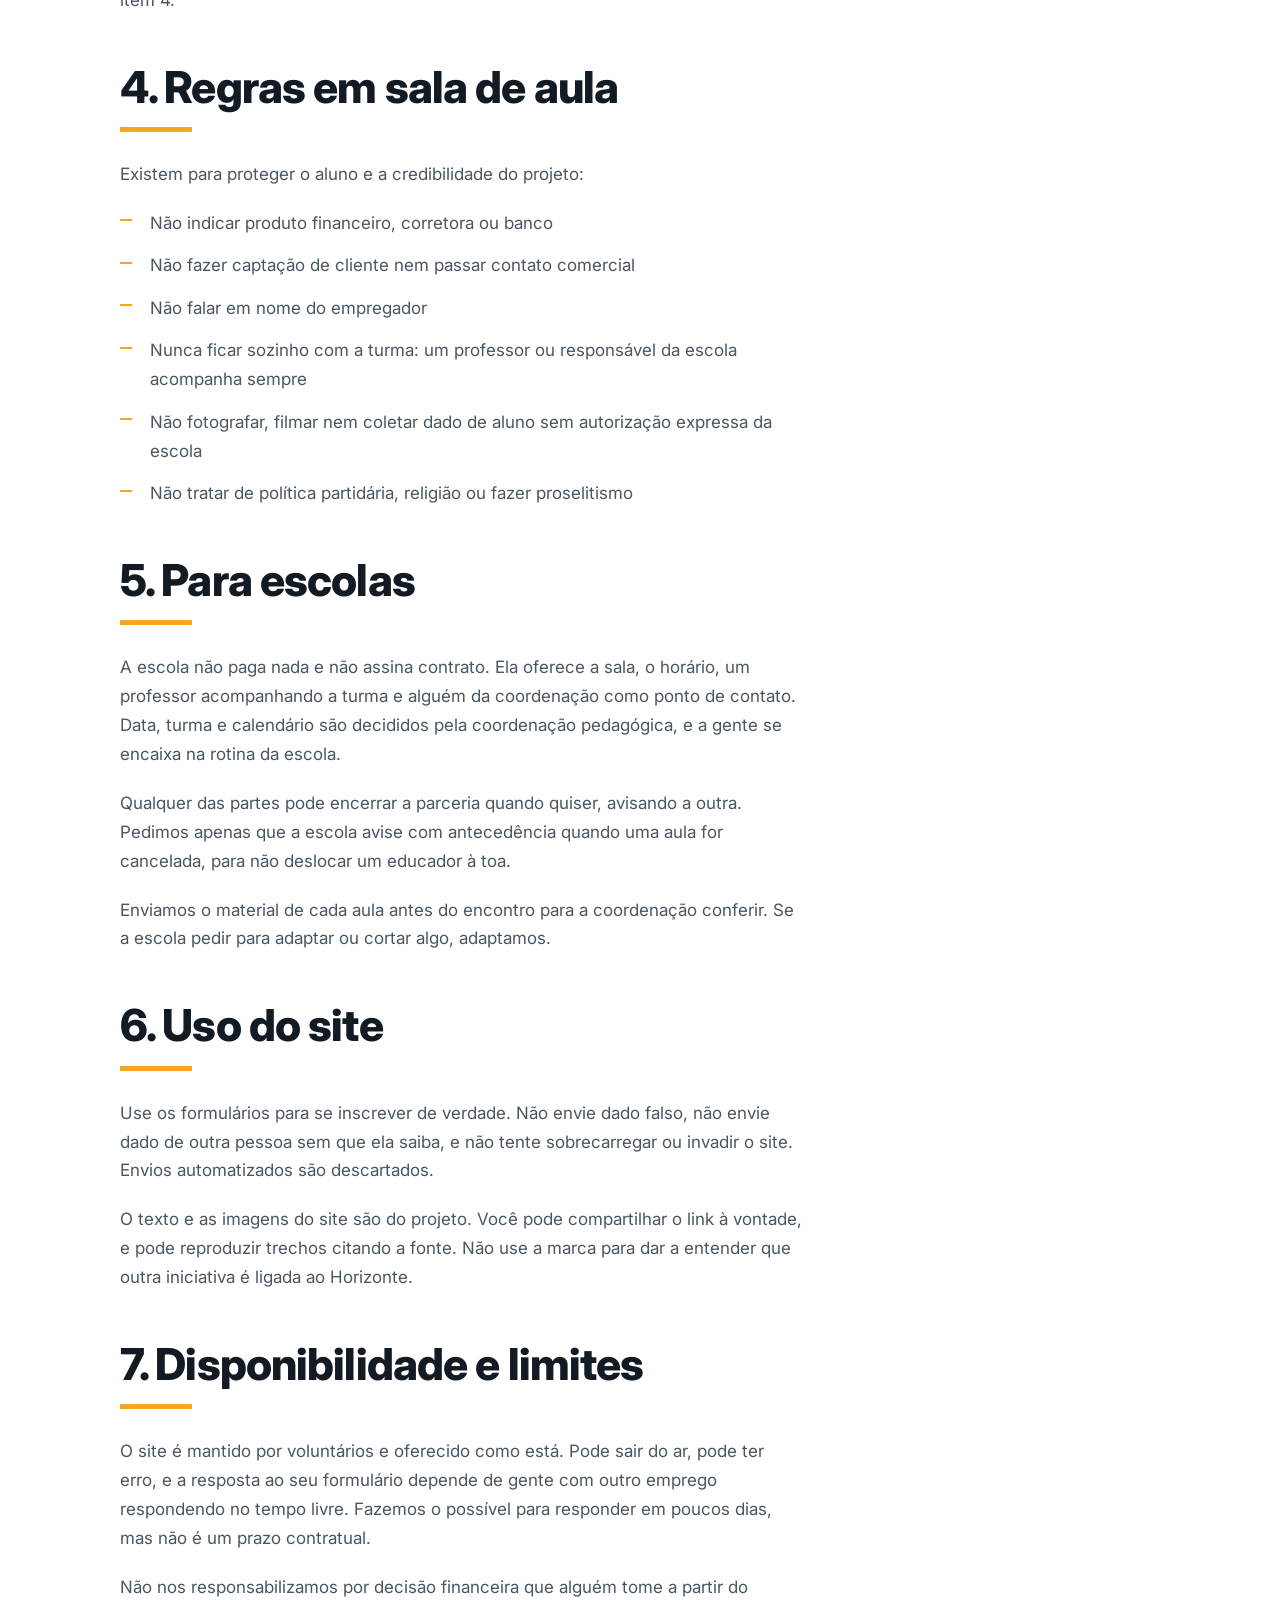
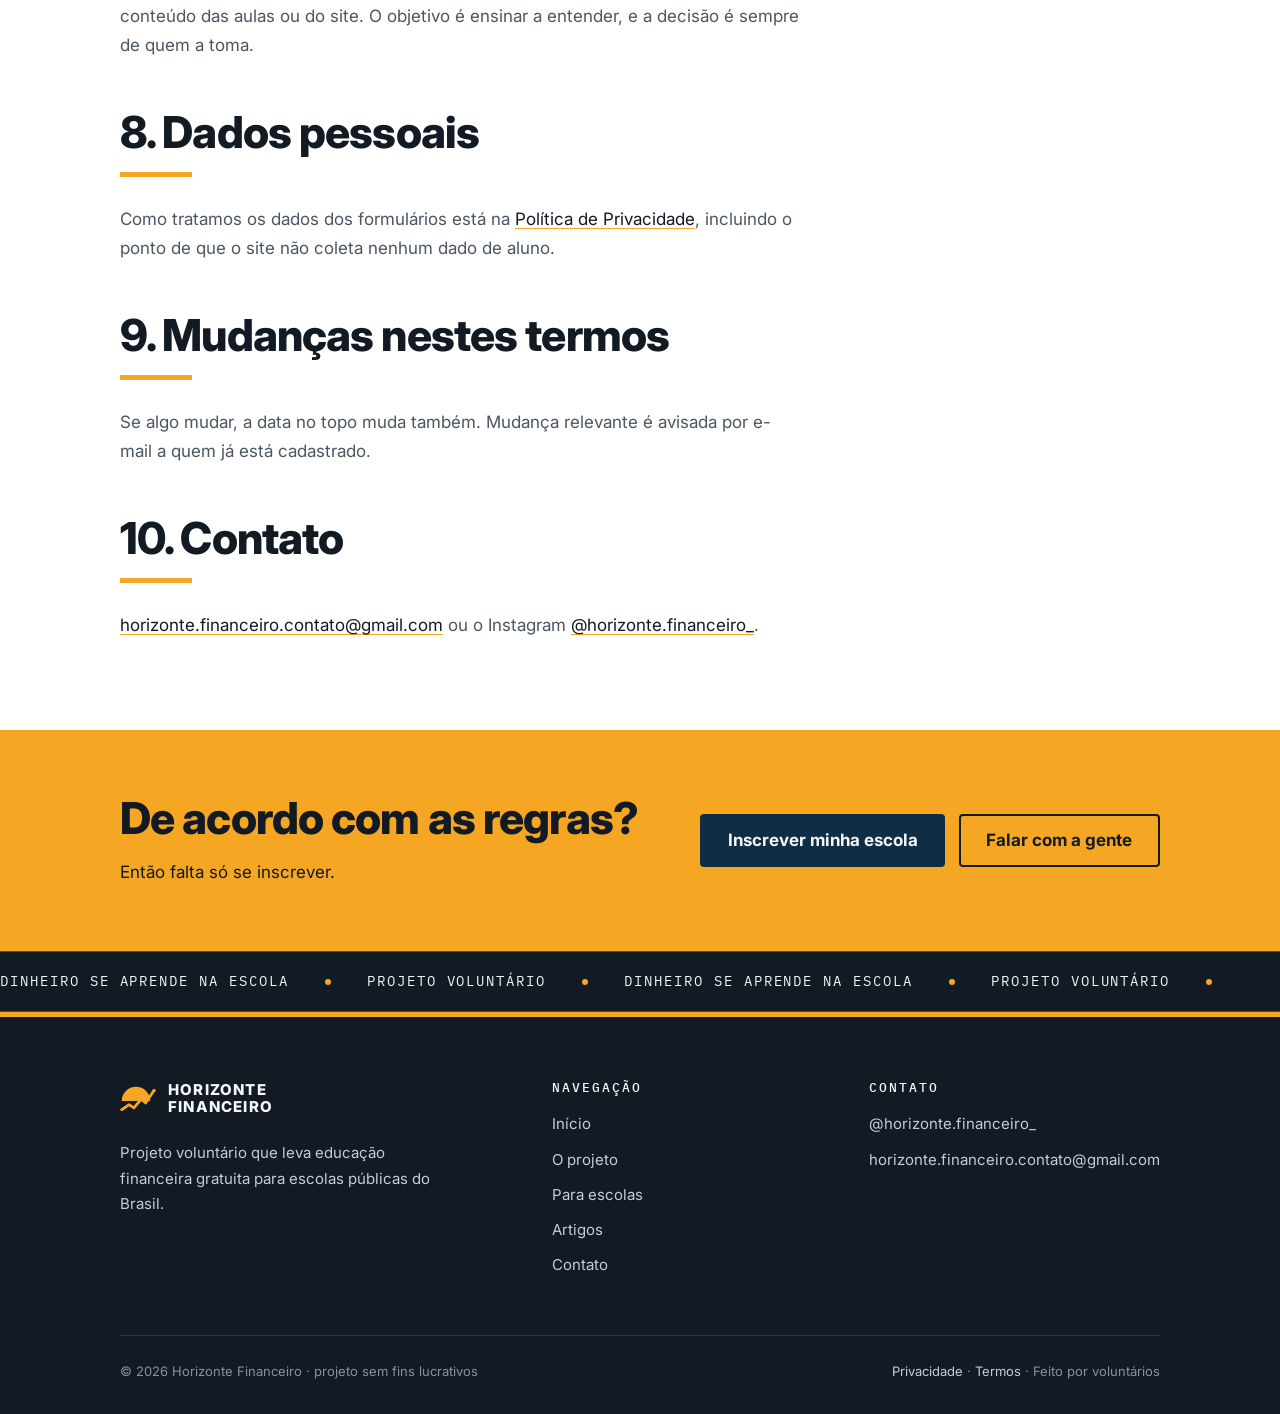
<file: termos.html>
<!DOCTYPE html>
<html lang="pt-BR">
<head>
<meta charset="utf-8">
<meta name="viewport" content="width=device-width, initial-scale=1">
<title>Termos de Uso | Horizonte Financeiro</title>
<meta name="description" content="As regras do Horizonte Financeiro para escolas, para a nossa equipe e para o uso do site.">
<meta name="theme-color" content="#0f2d44">
<meta name="google-site-verification" content="ewaH2pwloabD-SDi9yI8p1PCHXkTQX7fN0jaArmjpZU">
<link rel="icon" href="favicon.svg" type="image/svg+xml">
<meta property="og:type" content="article">
<meta property="og:title" content="Termos de Uso | Horizonte Financeiro">
<meta property="og:description" content="As regras do Horizonte Financeiro para escolas, para a nossa equipe e para o uso do site.">
<meta property="og:image" content="https://horizontefinanceiro.ong.br/assets/img/og.png">
<meta property="og:locale" content="pt_BR">
<meta property="og:url" content="https://horizontefinanceiro.ong.br/termos.html">
<meta property="og:site_name" content="Horizonte Financeiro">
<link rel="canonical" href="https://horizontefinanceiro.ong.br/termos.html">
<link rel="preconnect" href="https://fonts.googleapis.com">
<link rel="preconnect" href="https://fonts.gstatic.com" crossorigin>
<link href="https://fonts.googleapis.com/css2?family=IBM+Plex+Mono:wght@400;500&family=Inter:wght@400;500;700;800&display=swap" rel="stylesheet">
<link rel="stylesheet" href="assets/css/style.css">
<script>document.documentElement.className += " js";</script>
</head>
<body>

<a class="skip" href="#conteudo">Pular para o conteúdo</a>

<header class="site-header">
  <div class="wrap">
    <a class="brand" href="index.html">
      <svg class="brand__mark" viewBox="0 0 135 96" aria-hidden="true" focusable="false">
        <path d="M6.5 56.5A53.5 53.5 0 0 1 113.5 56.5Z" fill="currentColor"></path>
        <path d="M6.5 89 34 70 52 82 80 49 96 64 127.5 17" fill="none" stroke="currentColor"
              stroke-width="10.5" stroke-linecap="round" stroke-linejoin="round"></path>
        <circle cx="127.5" cy="17" r="6.2" fill="currentColor"></circle>
      </svg>
      <span class="brand__name">Horizonte<span>Financeiro</span></span>
    </a>

    <button class="nav-toggle" type="button" aria-expanded="false" aria-controls="nav-principal">Menu</button>

    <nav class="nav" id="nav-principal" aria-label="Navegação principal">
      <a href="index.html">Início</a>
      <a href="sobre.html">O projeto</a>
      <a href="artigos.html">Artigos</a>
      <a href="contato.html">Contato</a>
      <a class="btn btn--gold btn--sm" href="escolas.html">Inscrever escola</a>
    </nav>
  </div>
</header>

<main id="conteudo">

  <div class="page-head">
    <div class="wrap">
      <span class="meta">Última atualização: agosto de 2026</span>
      <h1>Termos de Uso</h1>
      <p>
        As regras do projeto, em português. Curtas de propósito: não tem
        contrato, taxa nem pegadinha.
      </p>
    </div>
  </div>

  <section class="section">
    <div class="wrap" data-reveal>
      <div class="measure">

        <h2>1. O que é o Horizonte Financeiro</h2>
        <hr class="rule">
        <p>
          Um projeto voluntário e sem fins lucrativos que leva sua própria equipe
          de profissionais do mercado financeiro a escolas públicas, para dar aulas
          gratuitas de educação financeira. Não cobramos da escola, não cobramos do
          aluno e não vendemos nada.
        </p>

        <h2 style="margin-top:3rem;">2. Nada aqui é recomendação de investimento</h2>
        <hr class="rule">
        <p>
          Este é o ponto mais importante desta página. Todo o conteúdo do site e
          das aulas tem <strong>finalidade exclusivamente educacional</strong>.
          Nada do que é dito em sala ou escrito aqui constitui recomendação de
          investimento, consultoria financeira, análise de valores mobiliários
          ou oferta de qualquer produto.
        </p>
        <p>
          As aulas explicam como funcionam orçamento, juro, golpes financeiros e
          os produtos mais comuns do mercado. Elas não dizem em que investir,
          não indicam banco, corretora, aplicativo ou produto, e não prometem
          retorno nenhum.
        </p>
        <p>
          Quem dá aula é proibido de fazer captação de cliente, distribuir material
          da empresa onde trabalha, passar contato comercial ou falar em nome do
          empregador. Essa regra não é negociável e vale para toda a equipe.
        </p>

        <h2 style="margin-top:3rem;">3. Nossa equipe</h2>
        <hr class="rule">
        <p>
          As aulas são dadas pela equipe própria do Horizonte Financeiro. Não
          recebemos inscrição aberta de professor nem trabalhamos com palestrante
          avulso: quem entra em sala faz parte do time, passou pelo treinamento
          interno e segue o roteiro combinado com a escola.
        </p>
        <p>
          Todos na equipe atuam em regime de trabalho voluntário, nos termos da
          Lei 9.608/1998. Não existe vínculo empregatício, estágio ou remuneração
          entre o projeto e quem dá aula. Podemos encerrar a participação de quem
          descumprir as regras do item 4.
        </p>

        <h2 style="margin-top:3rem;">4. Regras em sala de aula</h2>
        <hr class="rule">
        <p>Existem para proteger o aluno e a credibilidade do projeto:</p>
        <ul class="list-check">
          <li>Não indicar produto financeiro, corretora ou banco</li>
          <li>Não fazer captação de cliente nem passar contato comercial</li>
          <li>Não falar em nome do empregador</li>
          <li>
            Nunca ficar sozinho com a turma: um professor ou responsável da
            escola acompanha sempre
          </li>
          <li>
            Não fotografar, filmar nem coletar dado de aluno sem autorização
            expressa da escola
          </li>
          <li>Não tratar de política partidária, religião ou fazer proselitismo</li>
        </ul>

        <h2 style="margin-top:3rem;">5. Para escolas</h2>
        <hr class="rule">
        <p>
          A escola não paga nada e não assina contrato. Ela oferece a sala, o
          horário, um professor acompanhando a turma e alguém da coordenação
          como ponto de contato. Data, turma e calendário são decididos pela
          coordenação pedagógica, e a gente se encaixa na rotina da escola.
        </p>
        <p>
          Qualquer das partes pode encerrar a parceria quando quiser, avisando a
          outra. Pedimos apenas que a escola avise com antecedência quando uma
          aula for cancelada, para não deslocar um educador à toa.
        </p>
        <p>
          Enviamos o material de cada aula antes do encontro para a coordenação
          conferir. Se a escola pedir para adaptar ou cortar algo, adaptamos.
        </p>

        <h2 style="margin-top:3rem;">6. Uso do site</h2>
        <hr class="rule">
        <p>
          Use os formulários para se inscrever de verdade. Não envie dado falso,
          não envie dado de outra pessoa sem que ela saiba, e não tente
          sobrecarregar ou invadir o site. Envios automatizados são descartados.
        </p>
        <p>
          O texto e as imagens do site são do projeto. Você pode compartilhar o
          link à vontade, e pode reproduzir trechos citando a fonte. Não use a
          marca para dar a entender que outra iniciativa é ligada ao Horizonte.
        </p>

        <h2 style="margin-top:3rem;">7. Disponibilidade e limites</h2>
        <hr class="rule">
        <p>
          O site é mantido por voluntários e oferecido como está. Pode sair do ar,
          pode ter erro, e a resposta ao seu formulário depende de gente com
          outro emprego respondendo no tempo livre. Fazemos o possível para
          responder em poucos dias, mas não é um prazo contratual.
        </p>
        <p>
          Não nos responsabilizamos por decisão financeira que alguém tome a
          partir do conteúdo das aulas ou do site. O objetivo é ensinar a
          entender, e a decisão é sempre de quem a toma.
        </p>

        <h2 style="margin-top:3rem;">8. Dados pessoais</h2>
        <hr class="rule">
        <p>
          Como tratamos os dados dos formulários está na
          <a href="privacidade.html">Política de Privacidade</a>, incluindo o
          ponto de que o site não coleta nenhum dado de aluno.
        </p>

        <h2 style="margin-top:3rem;">9. Mudanças nestes termos</h2>
        <hr class="rule">
        <p>
          Se algo mudar, a data no topo muda também. Mudança relevante é avisada
          por e-mail a quem já está cadastrado.
        </p>

        <h2 style="margin-top:3rem;">10. Contato</h2>
        <hr class="rule">
        <p>
          <a href="#" data-hf-email="texto">horizonte.financeiro.contato@gmail.com</a>
          ou o Instagram
          <a href="https://instagram.com/horizonte.financeiro_" data-hf-instagram>@horizonte.financeiro_</a>.
        </p>

      </div>
    </div>
  </section>

  <section class="cta-band">
    <div class="wrap cta-band__inner" data-reveal>
      <div>
        <h2>De acordo com as regras?</h2>
        <p>Então falta só se inscrever.</p>
      </div>
      <div class="btn-row" style="margin-top:0;">
        <a class="btn btn--navy" href="escolas.html">Inscrever minha escola</a>
        <a class="btn btn--ghost-dark" href="contato.html">Falar com a gente</a>
      </div>
    </div>
  </section>

</main>

<div class="marquee-band">
  <div class="marquee">
    <div class="marquee__run">
      <span class="marquee__item">Dinheiro se aprende na escola</span>
      <span class="marquee__item">Projeto voluntário</span>
    </div>
    <div class="marquee__run" aria-hidden="true">
      <span class="marquee__item">Dinheiro se aprende na escola</span>
      <span class="marquee__item">Projeto voluntário</span>
    </div>
  </div>
</div>

<footer class="site-footer">
  <div class="wrap">
    <div class="footer__grid">
      <div>
        <a class="brand" href="index.html">
          <svg class="brand__mark" viewBox="0 0 135 96" aria-hidden="true" focusable="false">
            <path d="M6.5 56.5A53.5 53.5 0 0 1 113.5 56.5Z" fill="currentColor"></path>
            <path d="M6.5 89 34 70 52 82 80 49 96 64 127.5 17" fill="none" stroke="currentColor"
                  stroke-width="10.5" stroke-linecap="round" stroke-linejoin="round"></path>
            <circle cx="127.5" cy="17" r="6.2" fill="currentColor"></circle>
          </svg>
          <span class="brand__name">Horizonte<span>Financeiro</span></span>
        </a>
        <p style="margin-top:1.25rem;max-width:36ch;font-size:0.9375rem;">
          Projeto voluntário que leva educação financeira gratuita para escolas
          públicas do Brasil.
        </p>
      </div>
      <div>
        <h2>Navegação</h2>
        <ul>
          <li><a href="index.html">Início</a></li>
          <li><a href="sobre.html">O projeto</a></li>
          <li><a href="escolas.html">Para escolas</a></li>
          <li><a href="artigos.html">Artigos</a></li>
          <li><a href="contato.html">Contato</a></li>
        </ul>
      </div>
      <div>
        <h2>Contato</h2>
        <ul>
          <li><a href="https://instagram.com/horizonte.financeiro_" data-hf-instagram>@horizonte.financeiro_</a></li>
          <li><a href="#" data-hf-email="texto">horizonte.financeiro.contato@gmail.com</a></li>
        </ul>
      </div>
    </div>
    <div class="footer__bottom">
      <span>© 2026 Horizonte Financeiro · projeto sem fins lucrativos</span>
      <span>
        <a href="privacidade.html">Privacidade</a> ·
        <a href="termos.html">Termos</a> ·
        Feito por voluntários
      </span>
    </div>
  </div>
</footer>

<script src="assets/js/config.js"></script>
<script src="assets/js/site.js"></script>
</body>
</html>
</file>
<file: assets/css/style.css>
/* ==========================================================================
   Horizonte Financeiro: folha de estilo única

   Paleta OFICIAL da marca (guia de identidade):
     #0F2D44  azul profundo   (principal)
     #F5A623  dourado         (destaque)
     #121A24  azul escuro     (secundária)
     #1E1E1E  grafite         (fundo)
     #8A9199  cinza médio     (texto secundário)
     #F5F6F7  branco suave    (texto principal)

   Os tons intermediários (--navy-soft, --navy-line, --body, --gold-ink)
   são derivados dos oficiais só para dar contraste suficiente de leitura.
   ========================================================================== */

:root {
  /* --- cores da marca --- */
  --navy: #0f2d44;
  --navy-deep: #121a24;
  --graphite: #1e1e1e;
  --gold: #f5a623;
  --gray: #8a9199;
  --white-soft: #f5f6f7;

  /* --- derivados, para contraste --- */
  --navy-soft: #16405d;        /* cartão sobre azul profundo */
  --navy-line: #22557a;        /* borda sobre azul profundo */
  --gold-soft: #ffbe52;        /* dourado no hover */
  --gold-ink: #9c5c00;         /* dourado legível como texto sobre claro (4.7:1 no cinza --off) */
  --ink: #121a24;              /* títulos sobre fundo claro */
  --body: #4a5661;             /* texto corrido sobre fundo claro */
  --body-on-navy: #c6cdd4;     /* texto corrido sobre azul profundo */
  --white: #ffffff;
  --off: #f1f3f5;
  --border: #dde1e5;

  --wrap: 1120px;
  --gap: clamp(1.25rem, 3vw, 2rem);
  --radius: 4px;
  --mono: "IBM Plex Mono", ui-monospace, SFMono-Regular, Menlo, monospace;
  --sans: "Inter", -apple-system, BlinkMacSystemFont, "Segoe UI", Arial, sans-serif;
}

*, *::before, *::after { box-sizing: border-box; }

/* Título só para leitor de tela: existe na árvore de acessibilidade
   para dar hierarquia de heading a uma seção sem título visível, sem
   alterar o layout que já está definido no design. */
.sr-only {
  position: absolute; width: 1px; height: 1px; margin: -1px;
  padding: 0; overflow: hidden; clip: rect(0,0,0,0); white-space: nowrap;
  border: 0;
}

html { scroll-behavior: smooth; -webkit-text-size-adjust: 100%; }

body {
  margin: 0;
  font-family: var(--sans);
  font-size: clamp(1rem, 0.97rem + 0.2vw, 1.0625rem);
  line-height: 1.7;
  color: var(--body);
  background: var(--white);
  -webkit-font-smoothing: antialiased;
}

img, svg { max-width: 100%; height: auto; display: block; }

a { color: var(--ink); text-decoration-color: var(--gold); text-underline-offset: 3px; }
a:hover { color: var(--gold-ink); }

:focus-visible { outline: 3px solid var(--gold); outline-offset: 3px; }

/* ---------- Tipografia ------------------------------------------------- */

h1, h2, h3, h4 {
  font-family: var(--sans);
  color: var(--ink);
  line-height: 1.1;
  letter-spacing: -0.02em;
  margin: 0 0 1rem;
  font-weight: 800;
}

h1 { font-size: clamp(2.25rem, 1.4rem + 4.2vw, 4.25rem); text-transform: uppercase; }
h2 { font-size: clamp(1.75rem, 1.2rem + 2.4vw, 2.75rem); }
h3 { font-size: clamp(1.125rem, 1rem + 0.6vw, 1.375rem); font-weight: 700; letter-spacing: -0.01em; }

p { margin: 0 0 1.25rem; }
p:last-child { margin-bottom: 0; }

.lead { font-size: clamp(1.0625rem, 1rem + 0.5vw, 1.3125rem); line-height: 1.6; }

/* As antigas etiquetas .eyebrow (mono, caixa alta, acima de cada título)
   foram removidas do site. As duas classes abaixo existem porque algumas
   daquelas etiquetas carregavam informação de verdade, não decoração: a
   data de atualização das páginas legais e a numeração das quatro aulas. */

.meta {
  font-size: 0.875rem;
  color: var(--gray);
  margin: 0 0 1rem;
  display: block;
}


.card__num {
  display: inline-flex;
  align-items: center;
  justify-content: center;
  width: 2.25rem;
  height: 2.25rem;
  border-radius: 50%;
  background: var(--gold);
  color: var(--navy-deep);
  font-family: var(--mono);
  font-size: 0.9375rem;
  font-weight: 600;
  margin-bottom: 1rem;
  flex: none;
}

/* Régua dourada abaixo dos títulos */
.rule {
  width: 72px;
  height: 5px;
  background: var(--gold);
  border: 0;
  margin: 0 0 1.75rem;
}
.rule--center { margin-inline: auto; }

.text-center { text-align: center; }
.measure { max-width: 62ch; }
.measure--tight { max-width: 46ch; }
.mx-auto { margin-inline: auto; }

/* ---------- Estrutura -------------------------------------------------- */

.wrap {
  width: 100%;
  max-width: var(--wrap);
  margin-inline: auto;
  padding-inline: clamp(1.25rem, 4vw, 2.5rem);
}

.section { padding-block: clamp(3.5rem, 7vw, 6.5rem); }
.section--soft { background: var(--off); }
.section--navy { background: var(--navy); }
.section--deep { background: var(--navy-deep); }
.section--tight { padding-block: clamp(2.5rem, 5vw, 4rem); }

.section--navy, .section--navy p, .section--navy li,
.section--deep, .section--deep p, .section--deep li { color: var(--body-on-navy); }
.section--navy h1, .section--navy h2, .section--navy h3,
.section--deep h1, .section--deep h2, .section--deep h3 { color: var(--white-soft); }
.section--navy a, .section--deep a { color: var(--gold); }
.section--navy .meta, .section--deep .meta { color: var(--body-on-navy); }

.skip {
  position: absolute; left: -9999px; top: 0; z-index: 100;
  background: var(--gold); color: var(--navy-deep); padding: 0.75rem 1.25rem; font-weight: 700;
}
.skip:focus { left: 0; }

/* ---------- Cabeçalho -------------------------------------------------- */

.site-header {
  position: sticky; top: 0; z-index: 50;
  background: var(--navy);
  border-bottom: 1px solid var(--navy-line);
}

.site-header .wrap {
  display: flex; align-items: center; justify-content: space-between;
  gap: 1rem; min-height: 72px;
}

.brand {
  display: inline-flex; align-items: center; gap: 0.75rem;
  text-decoration: none; color: var(--white-soft);
}
.brand:hover { color: var(--white-soft); }

/* O símbolo da marca herda a cor por currentColor */
.brand__mark { width: 36px; flex: none; color: var(--gold); }

.brand__name {
  font-weight: 800; font-size: 0.9375rem; line-height: 1.15;
  letter-spacing: 0.08em; text-transform: uppercase; color: var(--white-soft);
}
.brand__name span { display: block; }

.nav-toggle {
  display: none; background: none; border: 1px solid var(--navy-line); color: var(--white-soft);
  padding: 0.5rem 0.7rem; border-radius: var(--radius); font: inherit; cursor: pointer;
}

.nav { display: flex; align-items: center; gap: clamp(1rem, 2.2vw, 1.9rem); }
.nav a {
  color: var(--body-on-navy); text-decoration: none; font-size: 0.9375rem; font-weight: 500;
  padding-block: 0.35rem; border-bottom: 2px solid transparent;
}
.nav a:hover { color: var(--white-soft); border-bottom-color: var(--gold); }
.nav a[aria-current="page"] { color: var(--white-soft); border-bottom-color: var(--gold); }
.nav .btn, .nav .btn:hover, .nav .btn[aria-current="page"] { border-bottom: 0; }

/* Na página de escolas o próprio botão do menu carrega aria-current, e
   `.nav a[aria-current]` é mais específico que `.btn.btn--gold`. */
.nav .btn--gold[aria-current="page"] { color: var(--navy-deep); }
.nav .btn--ghost[aria-current="page"] { color: var(--white-soft); }

@media (max-width: 880px) {
  .nav-toggle { display: block; }
  .nav {
    display: none; position: absolute; left: 0; right: 0; top: 100%;
    flex-direction: column; align-items: stretch; gap: 0;
    background: var(--navy); border-bottom: 1px solid var(--navy-line);
    padding: 0.5rem clamp(1.25rem, 4vw, 2.5rem) 1.5rem;
  }
  .nav.is-open { display: flex; }
  .nav a { padding-block: 0.85rem; border-bottom: 1px solid var(--navy-line); }
  .nav a:hover, .nav a[aria-current="page"] { border-bottom-color: var(--navy-line); }
  .nav .btn { margin-top: 1rem; text-align: center; }
}

/* ---------- Botões ----------------------------------------------------- */

.btn {
  display: inline-block; font: inherit; font-weight: 700; line-height: 1.2;
  padding: 0.9rem 1.6rem; border-radius: var(--radius); border: 2px solid transparent;
  text-decoration: none; cursor: pointer;
  transition: transform .12s ease, background-color .12s ease, color .12s ease;
}
.btn:active { transform: translateY(1px); }

/* A cor dos botões é declarada com duas classes (.btn.btn--x) de propósito.
   Botão é sempre um <a>, e seletores como `.nav a` ou `.section--navy a`
   têm especificidade maior que `.btn--x` sozinho. Isso fazia o botão
   dourado herdar texto claro sobre fundo dourado e desaparecer. */
.btn.btn--gold { background: var(--gold); color: var(--navy-deep); }
.btn.btn--gold:hover { background: var(--gold-soft); color: var(--navy-deep); }

.btn.btn--navy { background: var(--navy); color: var(--white-soft); }
.btn.btn--navy:hover { background: var(--navy-soft); color: var(--white-soft); }

.btn.btn--ghost { border-color: currentColor; color: var(--white-soft); background: transparent; }
.btn.btn--ghost:hover { background: rgba(245, 246, 247, 0.1); color: var(--white-soft); }

.btn.btn--ghost-dark { border-color: var(--navy-deep); color: var(--navy-deep); background: transparent; }
.btn.btn--ghost-dark:hover { background: var(--navy-deep); color: var(--white-soft); }

.btn--sm { padding: 0.6rem 1.1rem; font-size: 0.9375rem; }
.btn--block { display: block; width: 100%; text-align: center; }

.btn-row { display: flex; flex-wrap: wrap; gap: 0.85rem; margin-top: 2rem; }

/* ---------- Hero ------------------------------------------------------- */

.hero {
  background: var(--navy);
  padding-block: clamp(4rem, 10vw, 8rem);
  position: relative; overflow: hidden;
  isolation: isolate;
}

/* Brilho dourado ao fundo. ESTÁTICO de propósito: antes ele tinha uma
   animação infinita de 16s em transform e opacity num círculo de 75vw.
   Isso repinta uma área enorme a cada quadro, para sempre, e era um dos
   motivos da rolagem engasgar em máquina mais fraca. O visual parado é
   praticamente o mesmo e não custa nada. */
.hero::before {
  content: ""; position: absolute; z-index: -2;
  width: 75vw; aspect-ratio: 1; border-radius: 50%;
  top: -30%; right: -18%;
  background: radial-gradient(circle, rgba(245,166,35,.26) 0%, rgba(245,166,35,0) 68%);
}

/* Malha de linhas finas: dá textura ao fundo sem depender de imagem
   (o projeto ainda não tem foto de sala de aula para usar aqui).

   O desvanecimento nas bordas era feito com mask-image, que força
   composição cara numa área do tamanho do hero e é justamente o tipo de
   efeito que rende artefato de renderização em GPU antiga. Trocado por
   um gradiente sobreposto, que dá o mesmo efeito de borda e é barato. */
.hero::after {
  content: ""; position: absolute; inset: 0; z-index: -1;
  background-image:
    linear-gradient(to bottom, var(--navy) 0%, rgba(15,45,68,0) 22%, rgba(15,45,68,0) 78%, var(--navy) 100%),
    linear-gradient(to right, rgba(255,255,255,.045) 1px, transparent 1px),
    linear-gradient(to bottom, rgba(255,255,255,.045) 1px, transparent 1px);
  background-size: 100% 100%, 68px 68px, 68px 68px;
}

.hero__grid {
  display: grid; grid-template-columns: 1.1fr 0.9fr;
  gap: clamp(2rem, 5vw, 4.5rem); align-items: center;
}
.hero h1 { color: var(--white-soft); margin-bottom: 1.25rem; }
.hero p { color: var(--body-on-navy); }

/* Selo acima do título */
.hero__badge {
  display: inline-flex; align-items: center; gap: 0.6rem;
  background: rgba(245,166,35,.14);
  border: 1px solid rgba(245,166,35,.4);
  color: var(--gold);
  font-size: 0.8125rem; font-weight: 600;
  padding: 0.4rem 0.9rem; border-radius: 999px;
  margin-bottom: 1.5rem;
}
.hero__badge::before {
  content: ""; width: 7px; height: 7px; border-radius: 50%;
  background: var(--gold); flex: none;
  animation: pulse 2.4s ease-in-out infinite;
}
@keyframes pulse {
  0%, 100% { opacity: 1; transform: scale(1); }
  50%      { opacity: .45; transform: scale(.8); }
}

/* Título linha a linha, entrando em cascata.

   A primeira versão fazia cada linha SUBIR de dentro de uma janela com
   overflow:hidden. Bonito, e frágil: o recorte só funciona se a linha
   ocupar exatamente uma linha visual. Em 900px e 1024px, larguras de
   tablet e notebook pequeno, "Dinheiro também" quebrava em duas e o
   recorte cortava metade do texto ao meio. Exigir que um texto nunca
   quebre, em qualquer largura, é uma promessa impossível de manter.

   Agora cada linha só aparece subindo um pouco, sem recorte. Se quebrar
   em duas, o pior que acontece é a animação ficar menos elegante, em vez
   de comer o texto. */
.hero h1 {
  font-size: clamp(2.1rem, 1.2rem + 3.4vw, 3.5rem);
  line-height: 1.08;
}
.hero__line { display: block; }
.hero__line > span {
  display: block;
  animation: fadeUp .85s cubic-bezier(.16,1,.3,1) both;
}
.hero__line:nth-child(1) > span { animation-delay: .05s; }
.hero__line:nth-child(2) > span { animation-delay: .15s; }
.hero__line:nth-child(3) > span { animation-delay: .25s; }

.hero__lead, .hero .btn-row { animation: fadeUp .9s cubic-bezier(.16,1,.3,1) .45s both; }
@keyframes fadeUp {
  from { opacity: 0; transform: translateY(16px); }
  to   { opacity: 1; transform: translateY(0); }
}

/* Bloco da marca: o gradiente do guia (#0F2D44 → #F5A623), e por cima o
   símbolo se desenhando. O domo aparece, a linha de crescimento é traçada
   e o ponto salta no fim. A marca é uma linha subindo, então animá-la
   desenhando a si mesma é o movimento mais fiel à identidade. */
.hero__brand {
  background: linear-gradient(125deg, var(--navy) 0%, #235070 45%, var(--gold) 100%);
  border-radius: 16px;
  aspect-ratio: 4 / 3;
  display: grid;
  place-items: center;
  padding: clamp(1.5rem, 4vw, 2.75rem);
  animation: fadeUp 1s cubic-bezier(.16,1,.3,1) .25s both;
}
.hero__brand svg { width: min(80%, 280px); color: var(--white-soft); overflow: visible; }

.hero__brand .hf-dome {
  opacity: 0;
  animation: fadeIn .9s ease .35s forwards;
}
.hero__brand .hf-line {
  stroke-dasharray: 180;
  stroke-dashoffset: 180;
  animation: drawLine 1.6s cubic-bezier(.16,1,.3,1) .6s forwards;
}
.hero__brand .hf-dot {
  opacity: 0;
  transform-box: fill-box;
  transform-origin: center;
  animation: pop .55s cubic-bezier(.34,1.56,.64,1) 2.15s forwards;
}
@keyframes fadeIn { to { opacity: 1; } }
@keyframes drawLine { to { stroke-dashoffset: 0; } }
@keyframes pop {
  0%   { opacity: 0; transform: scale(0); }
  100% { opacity: 1; transform: scale(1); }
}

/* Empilha a partir de 1080px, não de 820px. Entre essas duas larguras a
   coluna de texto ficava com cerca de 450px para um título de 52px, o que
   apertava o título sem necessidade: nessa faixa sobra largura de tela,
   só estava mal distribuída. */
@media (max-width: 1080px) {
  .hero__grid { grid-template-columns: 1fr; }
  .hero__brand { max-width: 340px; aspect-ratio: 16 / 10; }
}

/* Faixa de página interna */
.page-head {
  background: var(--navy);
  padding-block: clamp(2.75rem, 6vw, 4.5rem);
  border-bottom: 5px solid var(--gold);
}
.page-head h1 { color: var(--white-soft); font-size: clamp(2rem, 1.4rem + 3vw, 3.25rem); }
.page-head p { color: var(--body-on-navy); max-width: 58ch; margin-bottom: 0; }

/* O .page-head tem fundo azul mas não é .section--navy, então não herda a
   troca de cor de texto. Com o cinza padrão, a data de atualização ficava
   em 4,46:1 sobre o azul, logo abaixo do mínimo de 4,5:1 do WCAG AA. */
.page-head .meta { color: var(--body-on-navy); }

/* ---------- Grades e cartões ------------------------------------------ */

.grid { display: grid; gap: var(--gap); }
.grid--2 { grid-template-columns: repeat(2, 1fr); }
.grid--3 { grid-template-columns: repeat(3, 1fr); }
.grid--4 { grid-template-columns: repeat(4, 1fr); }
.grid--sidebar { grid-template-columns: 1.4fr 1fr; align-items: start; }

@media (max-width: 900px) {
  .grid--3, .grid--4 { grid-template-columns: repeat(2, 1fr); }
  .grid--sidebar { grid-template-columns: 1fr; }
}
@media (max-width: 620px) {
  .grid--2, .grid--3, .grid--4 { grid-template-columns: 1fr; }
}

.card {
  background: var(--white); border: 1px solid var(--border); border-radius: var(--radius);
  padding: clamp(1.5rem, 3vw, 2rem);
}
.card h3 { margin-bottom: 0.6rem; }
.card p { font-size: 0.9688rem; margin-bottom: 0; }
.card--navy { background: var(--navy-soft); border-color: var(--navy-line); }
.card--navy h3 { color: var(--white-soft); }
.card--navy p { color: var(--body-on-navy); }
.card--gold { border-left: 5px solid var(--gold); }

/* Números de impacto */
.stat { border-top: 5px solid var(--gold); padding-top: 1.25rem; }
.stat__num {
  font-family: var(--mono); font-weight: 600; font-size: clamp(2rem, 1.4rem + 2.6vw, 3rem);
  color: var(--ink); line-height: 1; display: block; margin-bottom: 0.5rem;
  letter-spacing: -0.03em;
}
.section--navy .stat__num, .section--deep .stat__num { color: var(--gold); }
.stat__label { font-size: 0.9375rem; margin: 0; }

/* Passos numerados */
.steps {
  list-style: none; margin: 0; padding: 0;
  display: grid; gap: var(--gap); grid-template-columns: repeat(3, 1fr);
  counter-reset: step;
}
.steps > li { counter-increment: step; padding-top: 1.25rem; border-top: 1px solid var(--navy-line); }
.steps > li::before {
  content: counter(step, decimal-leading-zero) " / 03";
  font-family: var(--mono); font-size: 0.8125rem; letter-spacing: 0.16em;
  color: var(--gold); display: block; margin-bottom: 0.9rem;
}
.steps h3 { color: var(--white-soft); }
@media (max-width: 780px) { .steps { grid-template-columns: 1fr; } }

/* Listas com marcador dourado */
.list-check { list-style: none; margin: 0 0 1.25rem; padding: 0; }
.list-check li { position: relative; padding-left: 1.9rem; margin-bottom: 0.85rem; }
.list-check li::before {
  content: ""; position: absolute; left: 0; top: 0.62em;
  width: 12px; height: 2px; background: var(--gold);
}

/* Perguntas frequentes */
.faq { border-top: 1px solid var(--border); }
.faq details { border-bottom: 1px solid var(--border); }
.faq summary {
  cursor: pointer; padding: 1.15rem 2.5rem 1.15rem 0; font-weight: 700; color: var(--ink);
  list-style: none; position: relative;
}
.faq summary::-webkit-details-marker { display: none; }
.faq summary::after {
  content: "+"; position: absolute; right: 0.25rem; top: 1rem;
  font-family: var(--mono); font-size: 1.35rem; color: var(--gold-ink); line-height: 1;
}
.faq details[open] summary::after { content: "\2013"; }
.faq details > div { padding-bottom: 1.35rem; max-width: 68ch; }

/* Citação */
.quote { border-left: 5px solid var(--gold); padding-left: clamp(1.25rem, 3vw, 2rem); margin: 0; }
.quote p {
  font-size: clamp(1.125rem, 1rem + 0.7vw, 1.5rem); line-height: 1.5;
  color: var(--ink); font-weight: 500;
}
.section--navy .quote p, .section--deep .quote p { color: var(--white-soft); }
.quote footer {
  font-family: var(--mono); font-size: 0.8125rem; letter-spacing: 0.12em;
  text-transform: uppercase; color: var(--gold-ink);
}
.section--navy .quote footer, .section--deep .quote footer { color: var(--gold); }

/* ---------- Formulários ------------------------------------------------ */

.form-shell {
  background: var(--white); border: 1px solid var(--border); border-top: 5px solid var(--gold);
  border-radius: var(--radius); padding: clamp(1.5rem, 3.5vw, 2.5rem);
}

.form-grid { display: grid; gap: 1.15rem; grid-template-columns: repeat(2, 1fr); }
.field--full { grid-column: 1 / -1; }
@media (max-width: 640px) { .form-grid { grid-template-columns: 1fr; } }

.field { display: flex; flex-direction: column; gap: 0.4rem; min-width: 0; }
.field > label { font-size: 0.875rem; font-weight: 600; color: var(--ink); }
.field .hint { font-size: 0.8125rem; color: var(--body); }
.req { color: var(--gold-ink); }

input, select, textarea {
  font: inherit; font-size: 1rem; color: var(--ink); background: var(--white);
  border: 1px solid #c3cbd3; border-radius: var(--radius); padding: 0.7rem 0.85rem;
  width: 100%; min-width: 0;
}
select {
  appearance: none;
  background-image:
    linear-gradient(45deg, transparent 50%, var(--body) 50%),
    linear-gradient(135deg, var(--body) 50%, transparent 50%);
  background-position: calc(100% - 20px) 1.15em, calc(100% - 14px) 1.15em;
  background-size: 6px 6px;
  background-repeat: no-repeat;
  padding-right: 2.5rem;
}
textarea { min-height: 130px; resize: vertical; }
input:focus, select:focus, textarea:focus {
  border-color: var(--gold-ink);
  outline: 2px solid rgba(245, 166, 35, 0.5); outline-offset: 0;
}
input[aria-invalid="true"], select[aria-invalid="true"], textarea[aria-invalid="true"] { border-color: #b42318; }

.field__error { font-size: 0.8125rem; color: #b42318; }

.honeypot { position: absolute; left: -9999px; width: 1px; height: 1px; overflow: hidden; }

.consent { display: flex; gap: 0.7rem; align-items: flex-start; font-size: 0.875rem; }
.consent input { width: 1.15rem; height: 1.15rem; flex: none; margin-top: 0.15rem; }

.form-status {
  margin-top: 1.25rem; padding: 0.9rem 1.1rem; border-radius: var(--radius);
  font-size: 0.9375rem; display: none;
}
.form-status.is-visible { display: block; }
.form-status--ok { background: #ecfdf3; border: 1px solid #abefc6; color: #085d3a; }
.form-status--erro { background: #fef3f2; border: 1px solid #fecdca; color: #912018; }
.form-status--enviando { background: var(--off); border: 1px solid var(--border); color: var(--body); }

/* ---------- Faixa de chamada ------------------------------------------ */

.cta-band { background: var(--gold); padding-block: clamp(2.5rem, 5vw, 4rem); }
.cta-band h2, .cta-band p { color: var(--navy-deep); }
.cta-band p { max-width: 54ch; margin-bottom: 0; }
.cta-band__inner {
  display: flex; align-items: center; justify-content: space-between;
  gap: 2rem; flex-wrap: wrap;
}

/* ---------- Rodapé ---------------------------------------------------- */

.site-footer {
  background: var(--navy-deep); color: var(--body-on-navy);
  padding-block: clamp(2.75rem, 5vw, 4rem) 2rem; border-top: 5px solid var(--gold);
}
.site-footer h2 {
  color: var(--white-soft); font-size: 0.8125rem; font-family: var(--mono);
  letter-spacing: 0.16em; text-transform: uppercase; margin-bottom: 1rem; font-weight: 500;
}
.site-footer a { color: var(--body-on-navy); text-decoration: none; }
.site-footer a:hover { color: var(--gold); text-decoration: underline; }
.site-footer ul { list-style: none; margin: 0; padding: 0; }
.site-footer li { margin-bottom: 0.6rem; font-size: 0.9375rem; }
.footer__grid { display: grid; grid-template-columns: 1.4fr 1fr 1fr; gap: var(--gap); }
@media (max-width: 780px) { .footer__grid { grid-template-columns: 1fr; } }
.footer__bottom {
  margin-top: clamp(2rem, 4vw, 3rem); padding-top: 1.5rem; border-top: 1px solid #2a3644;
  display: flex; justify-content: space-between; gap: 1rem; flex-wrap: wrap;
  font-size: 0.8125rem; color: var(--gray);
}

/* ---------- Faixa rolante --------------------------------------------- */

/* Duas cópias idênticas do conteúdo dentro de .marquee, e a animação
   desloca 50%. Quando a primeira cópia sai inteira de vista, a segunda
   está exatamente na posição em que a primeira começou, então o laço não
   tem emenda visível. Com uma cópia só, apareceria um vão a cada volta. */

.marquee-band {
  background: var(--navy-deep);
  border-block: 1px solid var(--navy-line);
  padding-block: 1.1rem;
  overflow: hidden;
}
.marquee-band--gold {
  background: var(--gold);
  border-color: #d18d13;
}

.marquee {
  display: flex;
  width: max-content;
  animation: marquee 34s linear infinite;
}

/* Sem `will-change: transform` aqui de propósito. Numa tira desse
   comprimento ele manda o navegador manter uma camada gigante em memória
   o tempo todo, e o remédio sai pior que a doença: em máquina fraca dá
   engasgo e até conteúdo em branco. O caminho certo foi encurtar a
   faixa (menos itens, texto mais curto), não prometer otimização. */
/* Pausa ao passar o mouse: quem quiser ler consegue */
.marquee-band:hover .marquee,
.marquee-band:focus-within .marquee { animation-play-state: paused; }

.marquee__run { display: flex; align-items: center; flex: none; }

.marquee__item {
  display: inline-flex; align-items: center; gap: 2.25rem;
  font-family: var(--mono);
  font-size: 0.875rem;
  letter-spacing: 0.14em;
  text-transform: uppercase;
  color: var(--white-soft);
  white-space: nowrap;
  padding-right: 2.25rem;
}
.marquee__item::after {
  content: ""; width: 6px; height: 6px; border-radius: 50%;
  background: var(--gold); flex: none;
}
.marquee-band--gold .marquee__item { color: var(--navy-deep); font-weight: 500; }
.marquee-band--gold .marquee__item::after { background: var(--navy-deep); }

@keyframes marquee {
  from { transform: translateX(0); }
  to   { transform: translateX(-50%); }
}

/* ---------- Revelação no scroll --------------------------------------- */

/* O estado escondido só é aplicado quando há JavaScript (classe .js no
   <html>, posta por um script no <head>). Sem isso, uma falha de JS
   deixaria o site inteiro invisível em vez de só sem animação. */

.js [data-reveal] {
  opacity: 0;
  transform: translateY(20px);
  transition: opacity .75s cubic-bezier(0,0,.2,1), transform .75s cubic-bezier(0,0,.2,1);
}
.js [data-reveal].is-in { opacity: 1; transform: none; }

/* Cascata: os filhos entram em sequência, não todos juntos */
.js [data-stagger] > * {
  opacity: 0;
  transform: translateY(20px);
  transition: opacity .65s cubic-bezier(0,0,.2,1), transform .65s cubic-bezier(0,0,.2,1);
}
.js [data-stagger].is-in > * { opacity: 1; transform: none; }
.js [data-stagger].is-in > *:nth-child(1) { transition-delay: .04s; }
.js [data-stagger].is-in > *:nth-child(2) { transition-delay: .12s; }
.js [data-stagger].is-in > *:nth-child(3) { transition-delay: .20s; }
.js [data-stagger].is-in > *:nth-child(4) { transition-delay: .28s; }
.js [data-stagger].is-in > *:nth-child(5) { transition-delay: .36s; }
.js [data-stagger].is-in > *:nth-child(6) { transition-delay: .44s; }

/* ---------- Micro-movimento -------------------------------------------- */

.card {
  transition: transform .28s cubic-bezier(.16,1,.3,1),
              box-shadow .28s ease, border-color .28s ease;
}
.card:hover {
  transform: translateY(-5px);
  box-shadow: 0 14px 32px rgba(18, 26, 36, .11);
}
.card--navy:hover {
  border-color: var(--gold);
  box-shadow: 0 14px 32px rgba(0, 0, 0, .25);
}
/* Cartão que é link inteiro (listagem de artigos) */
a.card { text-decoration: none; display: block; }
a.card h3 { transition: color .2s ease; }
a.card:hover h3 { color: var(--gold-ink); }

.btn:hover { transform: translateY(-2px); }

.stat { transition: border-color .28s ease, transform .28s cubic-bezier(.16,1,.3,1); }
.stat:hover { border-color: var(--gold-soft); transform: translateY(-3px); }

.steps > li { transition: border-color .28s ease; }
.steps > li:hover { border-color: var(--gold); }

.faq summary { transition: color .2s ease; }
.faq summary:hover { color: var(--gold-ink); }
.faq details[open] > div { animation: fadeUp .45s cubic-bezier(.16,1,.3,1) both; }

.brand__mark { transition: transform .35s cubic-bezier(.16,1,.3,1); }
.brand:hover .brand__mark { transform: translateY(-2px) rotate(-4deg); }

/* ---------- Preferência por menos movimento --------------------------- */

/* Desliga toda animação e transição, e depois força o estado final de
   tudo que nasce escondido. Sem esses overrides, `animation: none`
   cancelaria também o preenchimento final e o conteúdo ficaria invisível. */

@media (prefers-reduced-motion: reduce) {
  html { scroll-behavior: auto; }
  *, *::before, *::after {
    transition: none !important;
    animation: none !important;
  }
  .js [data-reveal],
  .js [data-stagger] > * { opacity: 1 !important; transform: none !important; }
  .hero__line > span { opacity: 1 !important; transform: none !important; }
  .hero__lead, .hero .btn-row, .hero__brand { opacity: 1 !important; transform: none !important; }
  .hero__brand .hf-dome, .hero__brand .hf-dot { opacity: 1 !important; transform: none !important; }
  .hero__brand .hf-line { stroke-dashoffset: 0 !important; }
  .card:hover, .btn:hover, .stat:hover { transform: none !important; }
}
</file>
